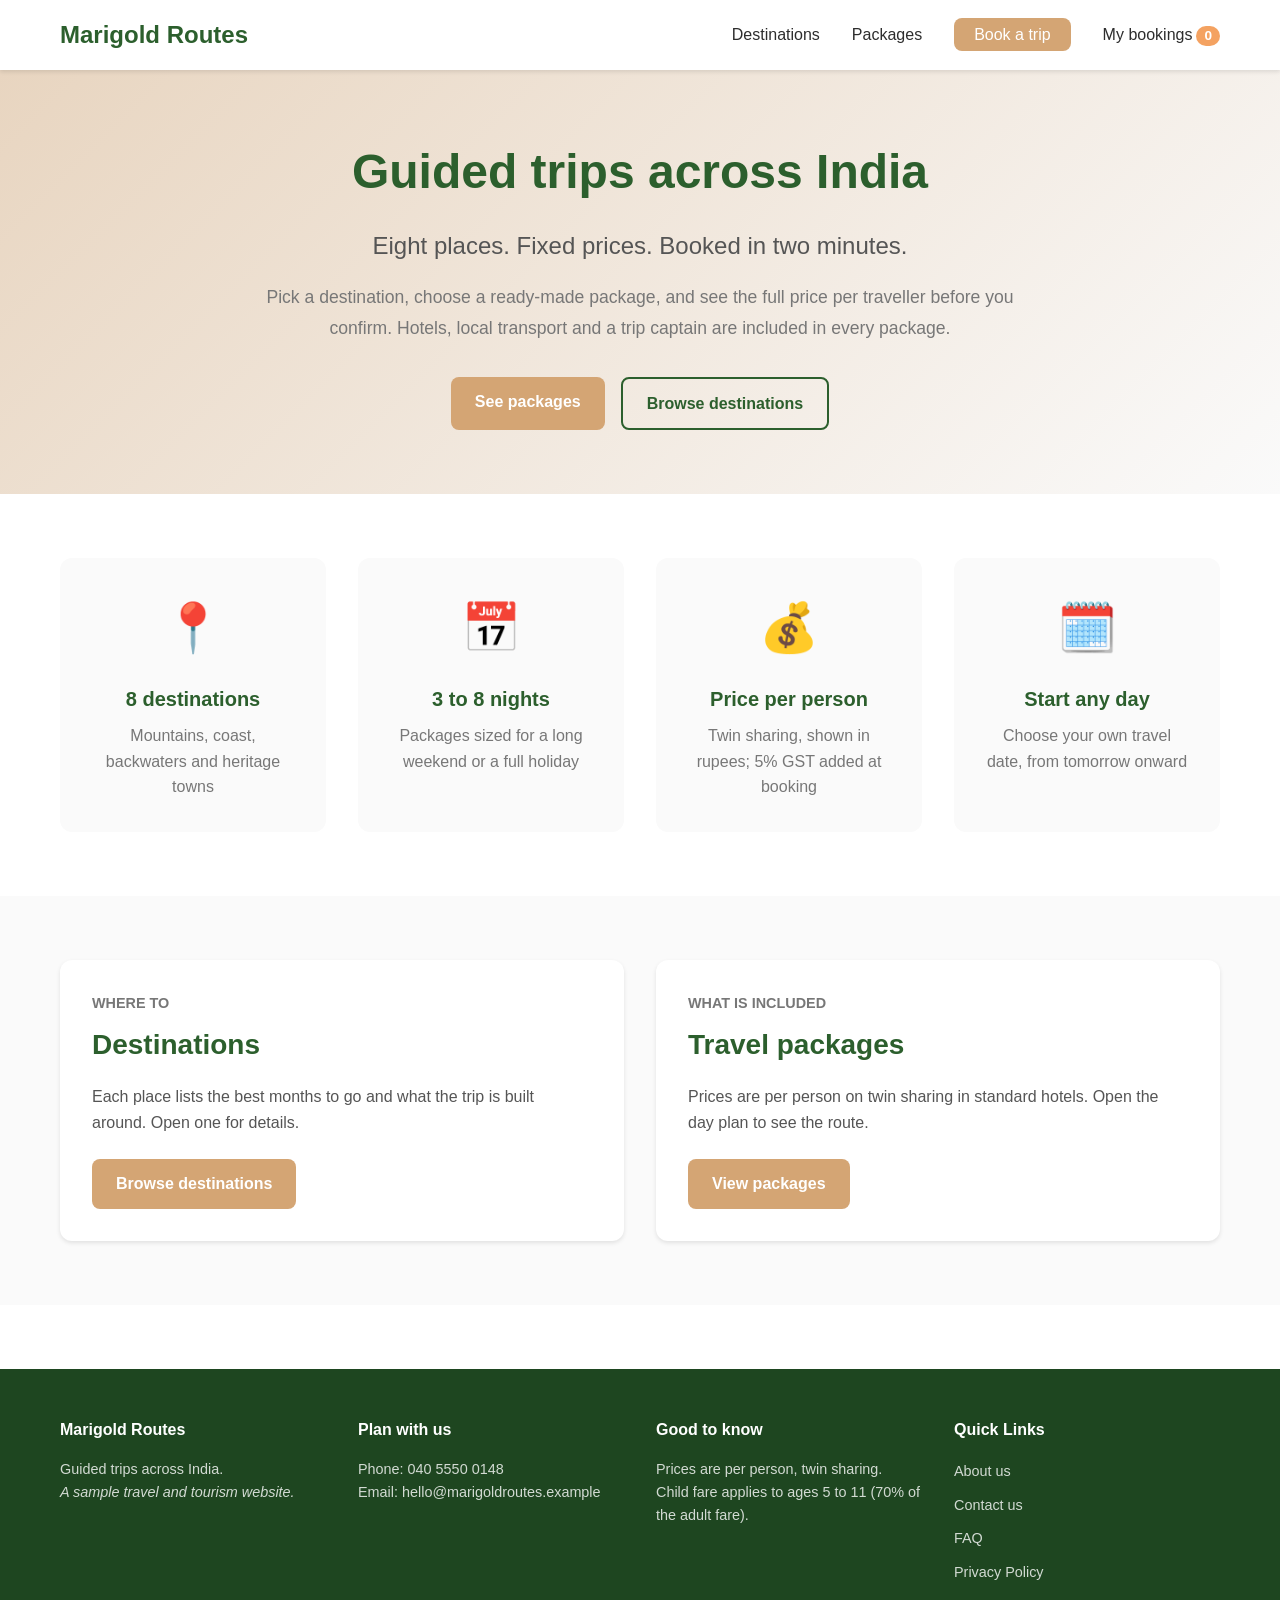
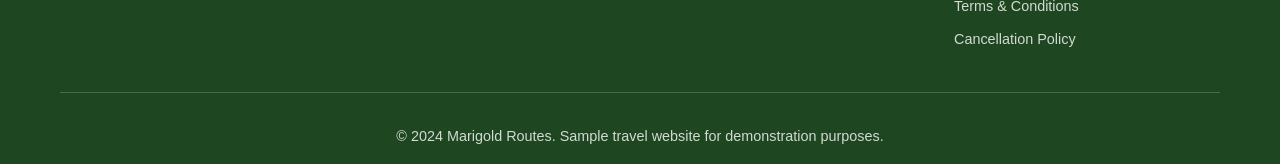
<file: frontend/index.html>
<!DOCTYPE html>
<html lang="en">
<head>
    <meta charset="UTF-8">
    <meta name="viewport" content="width=device-width, initial-scale=1.0">
    <meta name="description" content="Marigold Routes - Guided trips across India. Eight destinations, fixed prices, booked in two minutes.">
    <title>Marigold Routes - Guided trips across India</title>
    <link rel="stylesheet" href="assets/css/styles.css">
</head>
<body>
    <nav class="navbar">
        <div class="container">
            <div class="nav-brand">
                <a href="index.html">Marigold Routes</a>
            </div>
            <ul class="nav-menu">
                <li><a href="destinations.html">Destinations</a></li>
                <li><a href="packages.html">Packages</a></li>
                <li><a href="booking.html" class="btn-primary-nav">Book a trip</a></li>
                <li><a href="my-bookings.html">My bookings<span class="booking-count" id="bookingCount">0</span></a></li>
            </ul>
            <button class="nav-toggle" aria-label="Toggle navigation">
                <span></span>
                <span></span>
                <span></span>
            </button>
        </div>
    </nav>

    <main>
        <!-- Hero Section -->
        <section class="hero">
            <div class="container">
                <div class="hero-content">
                    <h1>Guided trips across India</h1>
                    <p class="hero-subtitle">Eight places. Fixed prices. Booked in two minutes.</p>
                    <p class="hero-description">Pick a destination, choose a ready-made package, and see the full price per traveller before you confirm. Hotels, local transport and a trip captain are included in every package.</p>
                    <div class="hero-buttons">
                        <a href="packages.html" class="btn btn-primary">See packages</a>
                        <a href="destinations.html" class="btn btn-secondary">Browse destinations</a>
                    </div>
                </div>
            </div>
        </section>

        <!-- Features Section -->
        <section class="features">
            <div class="container">
                <div class="feature-grid">
                    <div class="feature-card">
                        <div class="feature-icon">📍</div>
                        <h3>8 destinations</h3>
                        <p>Mountains, coast, backwaters and heritage towns</p>
                    </div>
                    <div class="feature-card">
                        <div class="feature-icon">📅</div>
                        <h3>3 to 8 nights</h3>
                        <p>Packages sized for a long weekend or a full holiday</p>
                    </div>
                    <div class="feature-card">
                        <div class="feature-icon">💰</div>
                        <h3>Price per person</h3>
                        <p>Twin sharing, shown in rupees; 5% GST added at booking</p>
                    </div>
                    <div class="feature-card">
                        <div class="feature-icon">🗓️</div>
                        <h3>Start any day</h3>
                        <p>Choose your own travel date, from tomorrow onward</p>
                    </div>
                </div>
            </div>
        </section>

        <!-- Quick Links Section -->
        <section class="quick-links">
            <div class="container">
                <div class="quick-link-card">
                    <h2>Where to</h2>
                    <h3>Destinations</h3>
                    <p>Each place lists the best months to go and what the trip is built around. Open one for details.</p>
                    <a href="destinations.html" class="btn btn-primary">Browse destinations</a>
                </div>
                <div class="quick-link-card">
                    <h2>What is included</h2>
                    <h3>Travel packages</h3>
                    <p>Prices are per person on twin sharing in standard hotels. Open the day plan to see the route.</p>
                    <a href="packages.html" class="btn btn-primary">View packages</a>
                </div>
            </div>
        </section>

        <!-- Loading Indicator -->
        <div id="loadingIndicator" class="loading-indicator hidden">
            <div class="spinner"></div>
            <p>Loading...</p>
        </div>
    </main>

    <footer class="footer">
        <div class="container">
            <div class="footer-grid">
                <div class="footer-section">
                    <h4>Marigold Routes</h4>
                    <p>Guided trips across India.</p>
                    <p class="footer-tagline">A sample travel and tourism website.</p>
                </div>
                <div class="footer-section">
                    <h4>Plan with us</h4>
                    <p>Phone: 040 5550 0148</p>
                    <p>Email: <a href="mailto:hello@marigoldroutes.example">hello@marigoldroutes.example</a></p>
                </div>
                <div class="footer-section">
                    <h4>Good to know</h4>
                    <p>Prices are per person, twin sharing.</p>
                    <p>Child fare applies to ages 5 to 11 (70% of the adult fare).</p>
                </div>
                <div class="footer-section">
                    <h4>Quick Links</h4>
                    <ul class="footer-links">
                        <li><a href="about.html">About us</a></li>
                        <li><a href="contact.html">Contact us</a></li>
                        <li><a href="faq.html">FAQ</a></li>
                        <li><a href="privacy.html">Privacy Policy</a></li>
                        <li><a href="terms.html">Terms & Conditions</a></li>
                        <li><a href="cancellation.html">Cancellation Policy</a></li>
                    </ul>
                </div>
            </div>
            <div class="footer-bottom">
                <p>&copy; 2024 Marigold Routes. Sample travel website for demonstration purposes.</p>
            </div>
        </div>
    </footer>

    <script src="assets/js/main.js"></script>
    <script src="assets/js/config.js"></script>
</body>
</html>
</file>
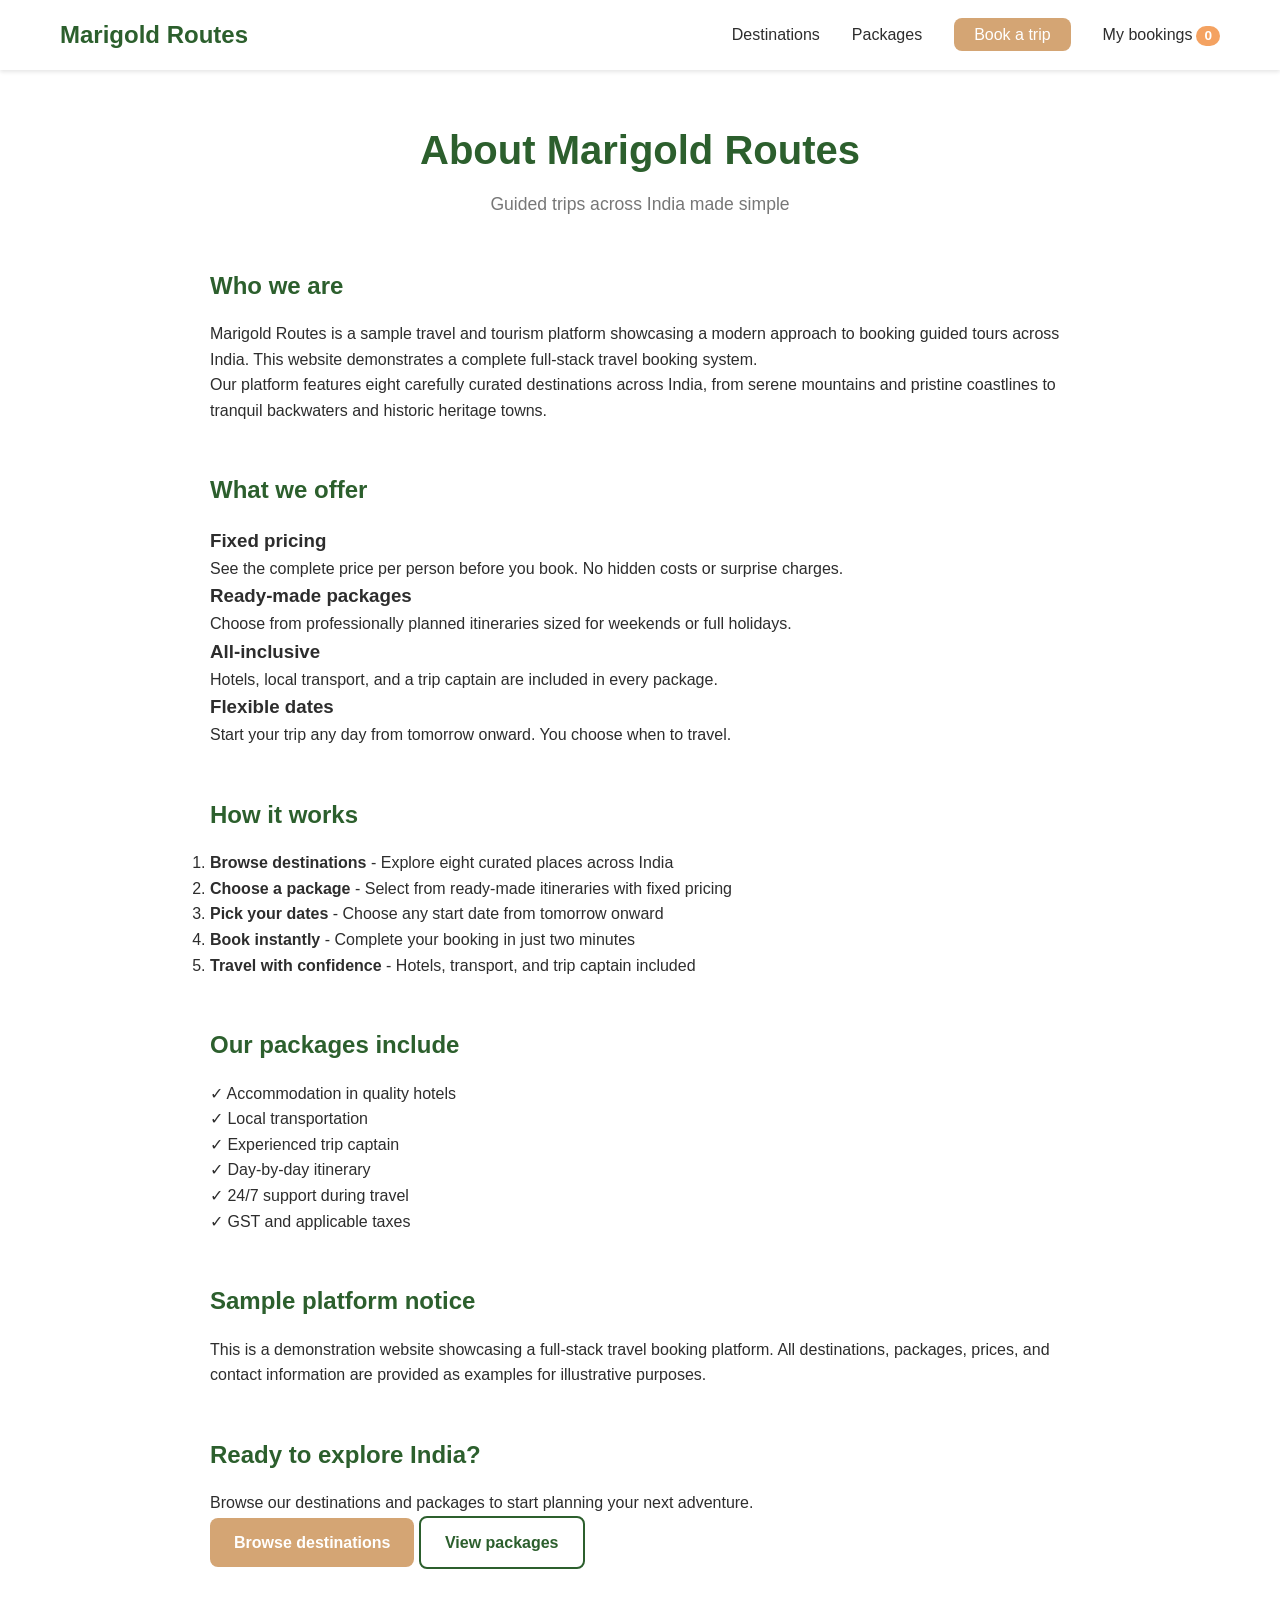
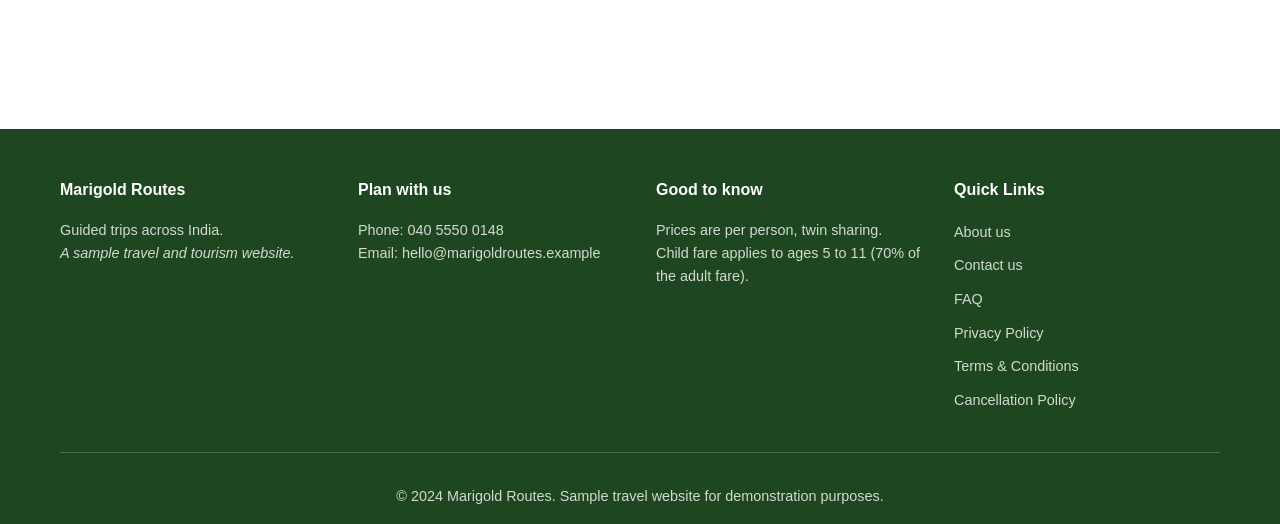
<file: frontend/about.html>
<!DOCTYPE html>
<html lang="en">
<head>
    <meta charset="UTF-8">
    <meta name="viewport" content="width=device-width, initial-scale=1.0">
    <meta name="description" content="Learn about Marigold Routes - Your trusted travel partner for guided trips across India">
    <title>About Us - Marigold Routes</title>
    <link rel="stylesheet" href="assets/css/styles.css">
</head>
<body>
    <nav class="navbar">
        <div class="container">
            <div class="nav-brand">
                <a href="index.html">Marigold Routes</a>
            </div>
            <ul class="nav-menu">
                <li><a href="destinations.html">Destinations</a></li>
                <li><a href="packages.html">Packages</a></li>
                <li><a href="booking.html" class="btn-primary-nav">Book a trip</a></li>
                <li><a href="my-bookings.html">My bookings<span class="booking-count" id="bookingCount">0</span></a></li>
            </ul>
            <button class="nav-toggle" aria-label="Toggle navigation">
                <span></span>
                <span></span>
                <span></span>
            </button>
        </div>
    </nav>

    <main class="page-content">
        <div class="container content-container">
            <header class="page-header">
                <h1>About Marigold Routes</h1>
                <p class="page-subtitle">Guided trips across India made simple</p>
            </header>

            <section class="content-section">
                <h2>Who we are</h2>
                <p>Marigold Routes is a sample travel and tourism platform showcasing a modern approach to booking guided tours across India. This website demonstrates a complete full-stack travel booking system.</p>
                <p>Our platform features eight carefully curated destinations across India, from serene mountains and pristine coastlines to tranquil backwaters and historic heritage towns.</p>
            </section>

            <section class="content-section">
                <h2>What we offer</h2>
                <div class="features-grid">
                    <div class="feature-box">
                        <h3>Fixed pricing</h3>
                        <p>See the complete price per person before you book. No hidden costs or surprise charges.</p>
                    </div>
                    <div class="feature-box">
                        <h3>Ready-made packages</h3>
                        <p>Choose from professionally planned itineraries sized for weekends or full holidays.</p>
                    </div>
                    <div class="feature-box">
                        <h3>All-inclusive</h3>
                        <p>Hotels, local transport, and a trip captain are included in every package.</p>
                    </div>
                    <div class="feature-box">
                        <h3>Flexible dates</h3>
                        <p>Start your trip any day from tomorrow onward. You choose when to travel.</p>
                    </div>
                </div>
            </section>

            <section class="content-section">
                <h2>How it works</h2>
                <ol class="process-list">
                    <li><strong>Browse destinations</strong> - Explore eight curated places across India</li>
                    <li><strong>Choose a package</strong> - Select from ready-made itineraries with fixed pricing</li>
                    <li><strong>Pick your dates</strong> - Choose any start date from tomorrow onward</li>
                    <li><strong>Book instantly</strong> - Complete your booking in just two minutes</li>
                    <li><strong>Travel with confidence</strong> - Hotels, transport, and trip captain included</li>
                </ol>
            </section>

            <section class="content-section">
                <h2>Our packages include</h2>
                <div class="included-grid">
                    <div class="included-item">✓ Accommodation in quality hotels</div>
                    <div class="included-item">✓ Local transportation</div>
                    <div class="included-item">✓ Experienced trip captain</div>
                    <div class="included-item">✓ Day-by-day itinerary</div>
                    <div class="included-item">✓ 24/7 support during travel</div>
                    <div class="included-item">✓ GST and applicable taxes</div>
                </div>
            </section>

            <section class="content-section">
                <h2>Sample platform notice</h2>
                <p class="notice">This is a demonstration website showcasing a full-stack travel booking platform. All destinations, packages, prices, and contact information are provided as examples for illustrative purposes.</p>
            </section>

            <section class="content-section cta-section">
                <h2>Ready to explore India?</h2>
                <p>Browse our destinations and packages to start planning your next adventure.</p>
                <div class="cta-buttons">
                    <a href="destinations.html" class="btn btn-primary">Browse destinations</a>
                    <a href="packages.html" class="btn btn-secondary">View packages</a>
                </div>
            </section>
        </div>
    </main>

    <footer class="footer">
        <div class="container">
            <div class="footer-grid">
                <div class="footer-section">
                    <h4>Marigold Routes</h4>
                    <p>Guided trips across India.</p>
                    <p class="footer-tagline">A sample travel and tourism website.</p>
                </div>
                <div class="footer-section">
                    <h4>Plan with us</h4>
                    <p>Phone: 040 5550 0148</p>
                    <p>Email: <a href="mailto:hello@marigoldroutes.example">hello@marigoldroutes.example</a></p>
                </div>
                <div class="footer-section">
                    <h4>Good to know</h4>
                    <p>Prices are per person, twin sharing.</p>
                    <p>Child fare applies to ages 5 to 11 (70% of the adult fare).</p>
                </div>
                <div class="footer-section">
                    <h4>Quick Links</h4>
                    <ul class="footer-links">
                        <li><a href="about.html">About us</a></li>
                        <li><a href="contact.html">Contact us</a></li>
                        <li><a href="faq.html">FAQ</a></li>
                        <li><a href="privacy.html">Privacy Policy</a></li>
                        <li><a href="terms.html">Terms & Conditions</a></li>
                        <li><a href="cancellation.html">Cancellation Policy</a></li>
                    </ul>
                </div>
            </div>
            <div class="footer-bottom">
                <p>&copy; 2024 Marigold Routes. Sample travel website for demonstration purposes.</p>
            </div>
        </div>
    </footer>

    <script src="assets/js/config.js"></script>
    <script src="assets/js/main.js"></script>
</body>
</html>
</file>
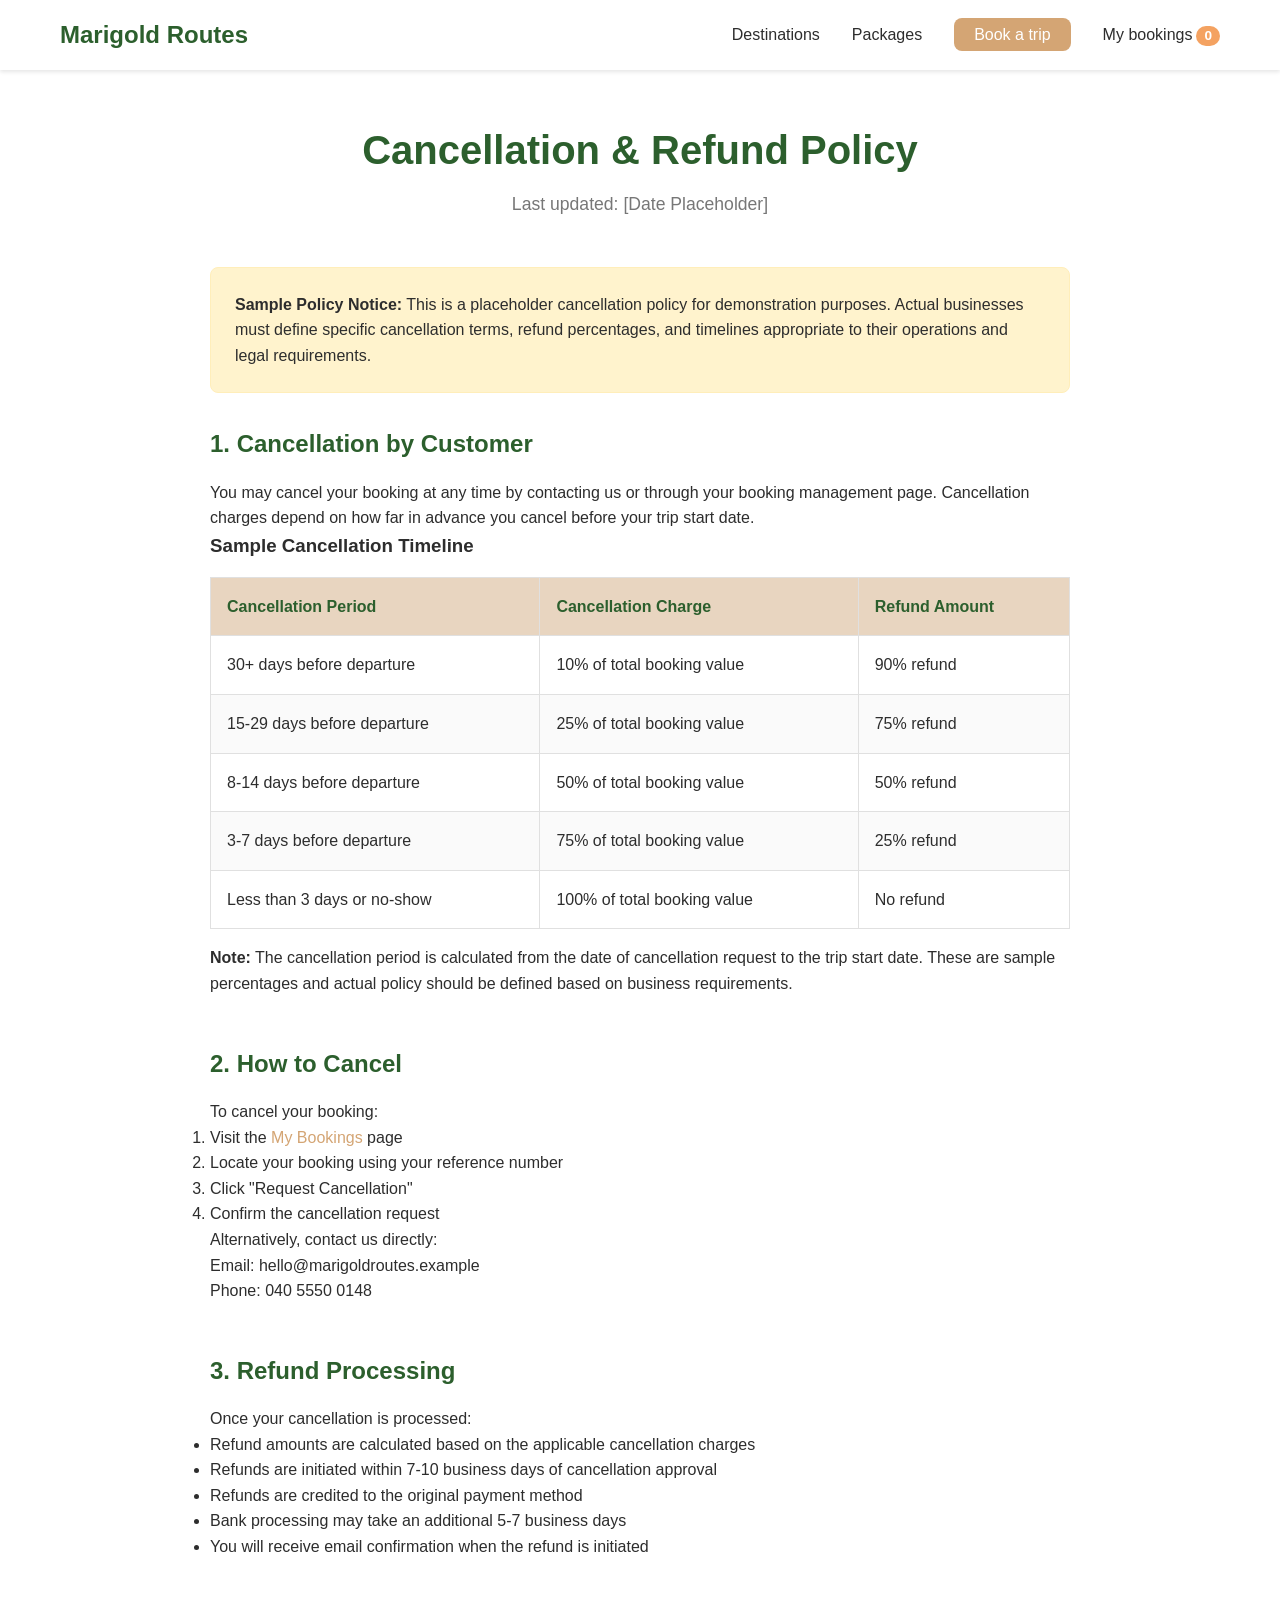
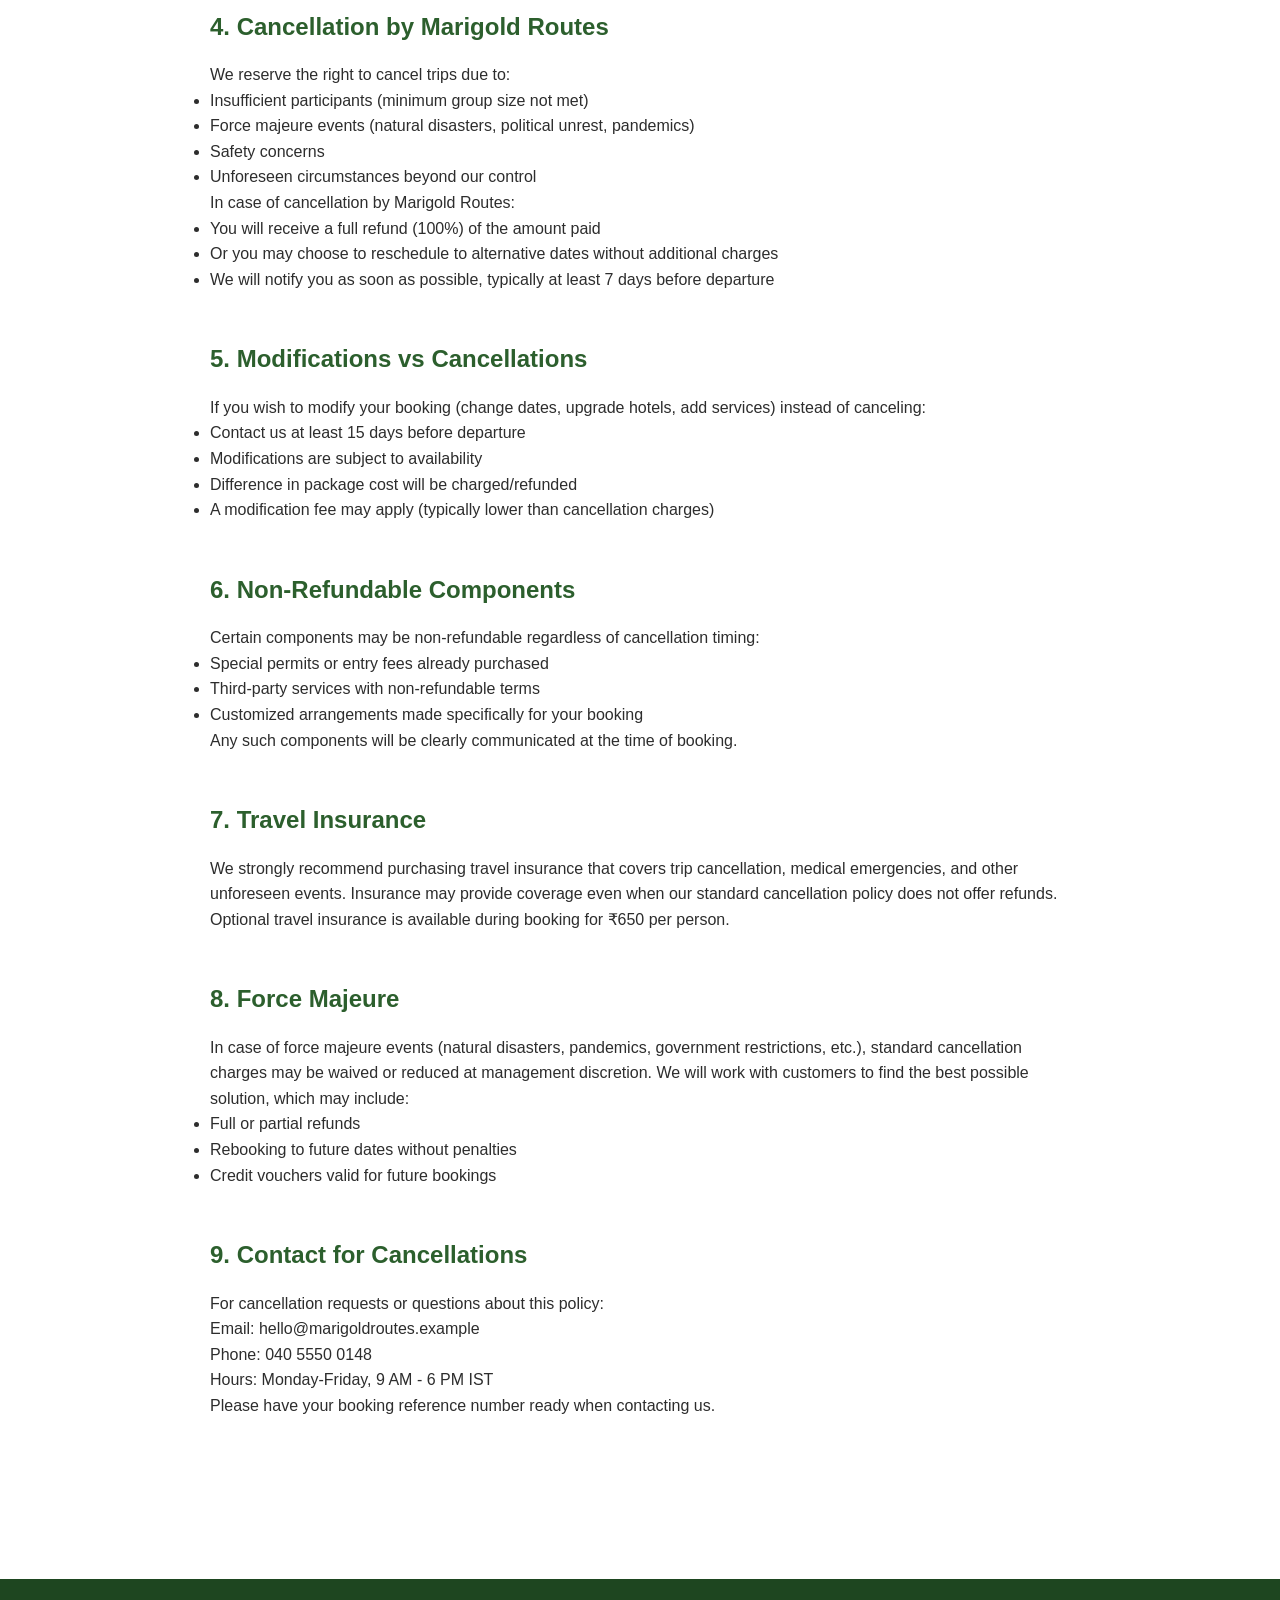
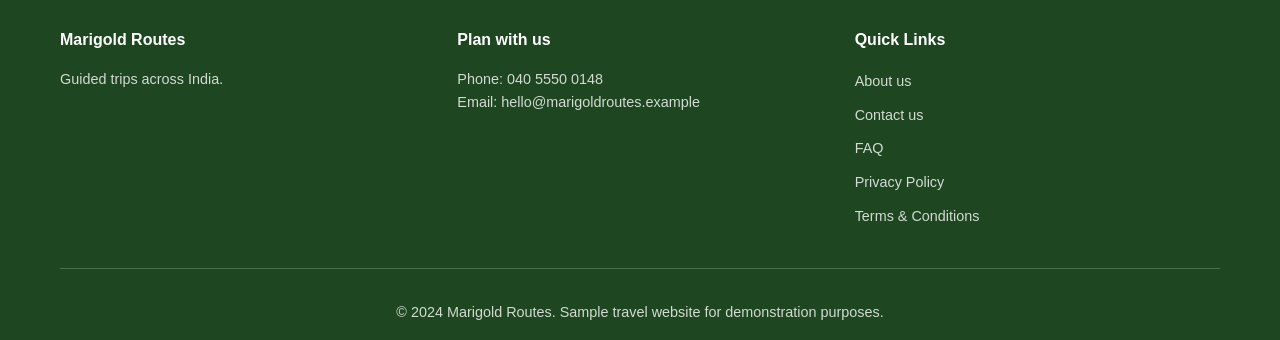
<file: frontend/cancellation.html>
<!DOCTYPE html>
<html lang="en">
<head>
    <meta charset="UTF-8">
    <meta name="viewport" content="width=device-width, initial-scale=1.0">
    <title>Cancellation & Refund Policy - Marigold Routes</title>
    <link rel="stylesheet" href="assets/css/styles.css">
</head>
<body>
    <nav class="navbar">
        <div class="container">
            <div class="nav-brand">
                <a href="index.html">Marigold Routes</a>
            </div>
            <ul class="nav-menu">
                <li><a href="destinations.html">Destinations</a></li>
                <li><a href="packages.html">Packages</a></li>
                <li><a href="booking.html" class="btn-primary-nav">Book a trip</a></li>
                <li><a href="my-bookings.html">My bookings<span class="booking-count" id="bookingCount">0</span></a></li>
            </ul>
            <button class="nav-toggle" aria-label="Toggle navigation">
                <span></span>
                <span></span>
                <span></span>
            </button>
        </div>
    </nav>

    <main class="page-content">
        <div class="container content-container policy-content">
            <header class="page-header">
                <h1>Cancellation & Refund Policy</h1>
                <p class="page-subtitle">Last updated: [Date Placeholder]</p>
            </header>

            <div class="notice-box">
                <p><strong>Sample Policy Notice:</strong> This is a placeholder cancellation policy for demonstration purposes. Actual businesses must define specific cancellation terms, refund percentages, and timelines appropriate to their operations and legal requirements.</p>
            </div>

            <section class="content-section">
                <h2>1. Cancellation by Customer</h2>
                <p>You may cancel your booking at any time by contacting us or through your booking management page. Cancellation charges depend on how far in advance you cancel before your trip start date.</p>

                <h3>Sample Cancellation Timeline</h3>
                <div class="table-responsive">
                    <table class="policy-table">
                        <thead>
                            <tr>
                                <th>Cancellation Period</th>
                                <th>Cancellation Charge</th>
                                <th>Refund Amount</th>
                            </tr>
                        </thead>
                        <tbody>
                            <tr>
                                <td>30+ days before departure</td>
                                <td>10% of total booking value</td>
                                <td>90% refund</td>
                            </tr>
                            <tr>
                                <td>15-29 days before departure</td>
                                <td>25% of total booking value</td>
                                <td>75% refund</td>
                            </tr>
                            <tr>
                                <td>8-14 days before departure</td>
                                <td>50% of total booking value</td>
                                <td>50% refund</td>
                            </tr>
                            <tr>
                                <td>3-7 days before departure</td>
                                <td>75% of total booking value</td>
                                <td>25% refund</td>
                            </tr>
                            <tr>
                                <td>Less than 3 days or no-show</td>
                                <td>100% of total booking value</td>
                                <td>No refund</td>
                            </tr>
                        </tbody>
                    </table>
                </div>

                <p class="policy-note"><strong>Note:</strong> The cancellation period is calculated from the date of cancellation request to the trip start date. These are sample percentages and actual policy should be defined based on business requirements.</p>
            </section>

            <section class="content-section">
                <h2>2. How to Cancel</h2>
                <p>To cancel your booking:</p>
                <ol>
                    <li>Visit the <a href="my-bookings.html">My Bookings</a> page</li>
                    <li>Locate your booking using your reference number</li>
                    <li>Click "Request Cancellation"</li>
                    <li>Confirm the cancellation request</li>
                </ol>
                <p>Alternatively, contact us directly:</p>
                <p>Email: hello@marigoldroutes.example<br>
                Phone: 040 5550 0148</p>
            </section>

            <section class="content-section">
                <h2>3. Refund Processing</h2>
                <p>Once your cancellation is processed:</p>
                <ul>
                    <li>Refund amounts are calculated based on the applicable cancellation charges</li>
                    <li>Refunds are initiated within 7-10 business days of cancellation approval</li>
                    <li>Refunds are credited to the original payment method</li>
                    <li>Bank processing may take an additional 5-7 business days</li>
                    <li>You will receive email confirmation when the refund is initiated</li>
                </ul>
            </section>

            <section class="content-section">
                <h2>4. Cancellation by Marigold Routes</h2>
                <p>We reserve the right to cancel trips due to:</p>
                <ul>
                    <li>Insufficient participants (minimum group size not met)</li>
                    <li>Force majeure events (natural disasters, political unrest, pandemics)</li>
                    <li>Safety concerns</li>
                    <li>Unforeseen circumstances beyond our control</li>
                </ul>
                <p>In case of cancellation by Marigold Routes:</p>
                <ul>
                    <li>You will receive a full refund (100%) of the amount paid</li>
                    <li>Or you may choose to reschedule to alternative dates without additional charges</li>
                    <li>We will notify you as soon as possible, typically at least 7 days before departure</li>
                </ul>
            </section>

            <section class="content-section">
                <h2>5. Modifications vs Cancellations</h2>
                <p>If you wish to modify your booking (change dates, upgrade hotels, add services) instead of canceling:</p>
                <ul>
                    <li>Contact us at least 15 days before departure</li>
                    <li>Modifications are subject to availability</li>
                    <li>Difference in package cost will be charged/refunded</li>
                    <li>A modification fee may apply (typically lower than cancellation charges)</li>
                </ul>
            </section>

            <section class="content-section">
                <h2>6. Non-Refundable Components</h2>
                <p>Certain components may be non-refundable regardless of cancellation timing:</p>
                <ul>
                    <li>Special permits or entry fees already purchased</li>
                    <li>Third-party services with non-refundable terms</li>
                    <li>Customized arrangements made specifically for your booking</li>
                </ul>
                <p>Any such components will be clearly communicated at the time of booking.</p>
            </section>

            <section class="content-section">
                <h2>7. Travel Insurance</h2>
                <p>We strongly recommend purchasing travel insurance that covers trip cancellation, medical emergencies, and other unforeseen events. Insurance may provide coverage even when our standard cancellation policy does not offer refunds.</p>
                <p>Optional travel insurance is available during booking for ₹650 per person.</p>
            </section>

            <section class="content-section">
                <h2>8. Force Majeure</h2>
                <p>In case of force majeure events (natural disasters, pandemics, government restrictions, etc.), standard cancellation charges may be waived or reduced at management discretion. We will work with customers to find the best possible solution, which may include:</p>
                <ul>
                    <li>Full or partial refunds</li>
                    <li>Rebooking to future dates without penalties</li>
                    <li>Credit vouchers valid for future bookings</li>
                </ul>
            </section>

            <section class="content-section">
                <h2>9. Contact for Cancellations</h2>
                <p>For cancellation requests or questions about this policy:</p>
                <p>Email: hello@marigoldroutes.example<br>
                Phone: 040 5550 0148<br>
                Hours: Monday-Friday, 9 AM - 6 PM IST</p>
                <p>Please have your booking reference number ready when contacting us.</p>
            </section>
        </div>
    </main>

    <footer class="footer">
        <div class="container">
            <div class="footer-grid">
                <div class="footer-section">
                    <h4>Marigold Routes</h4>
                    <p>Guided trips across India.</p>
                </div>
                <div class="footer-section">
                    <h4>Plan with us</h4>
                    <p>Phone: 040 5550 0148</p>
                    <p>Email: <a href="mailto:hello@marigoldroutes.example">hello@marigoldroutes.example</a></p>
                </div>
                <div class="footer-section">
                    <h4>Quick Links</h4>
                    <ul class="footer-links">
                        <li><a href="about.html">About us</a></li>
                        <li><a href="contact.html">Contact us</a></li>
                        <li><a href="faq.html">FAQ</a></li>
                        <li><a href="privacy.html">Privacy Policy</a></li>
                        <li><a href="terms.html">Terms & Conditions</a></li>
                    </ul>
                </div>
            </div>
            <div class="footer-bottom">
                <p>&copy; 2024 Marigold Routes. Sample travel website for demonstration purposes.</p>
            </div>
        </div>
    </footer>

    <script src="assets/js/config.js"></script>
    <script src="assets/js/main.js"></script>
</body>
</html>
</file>
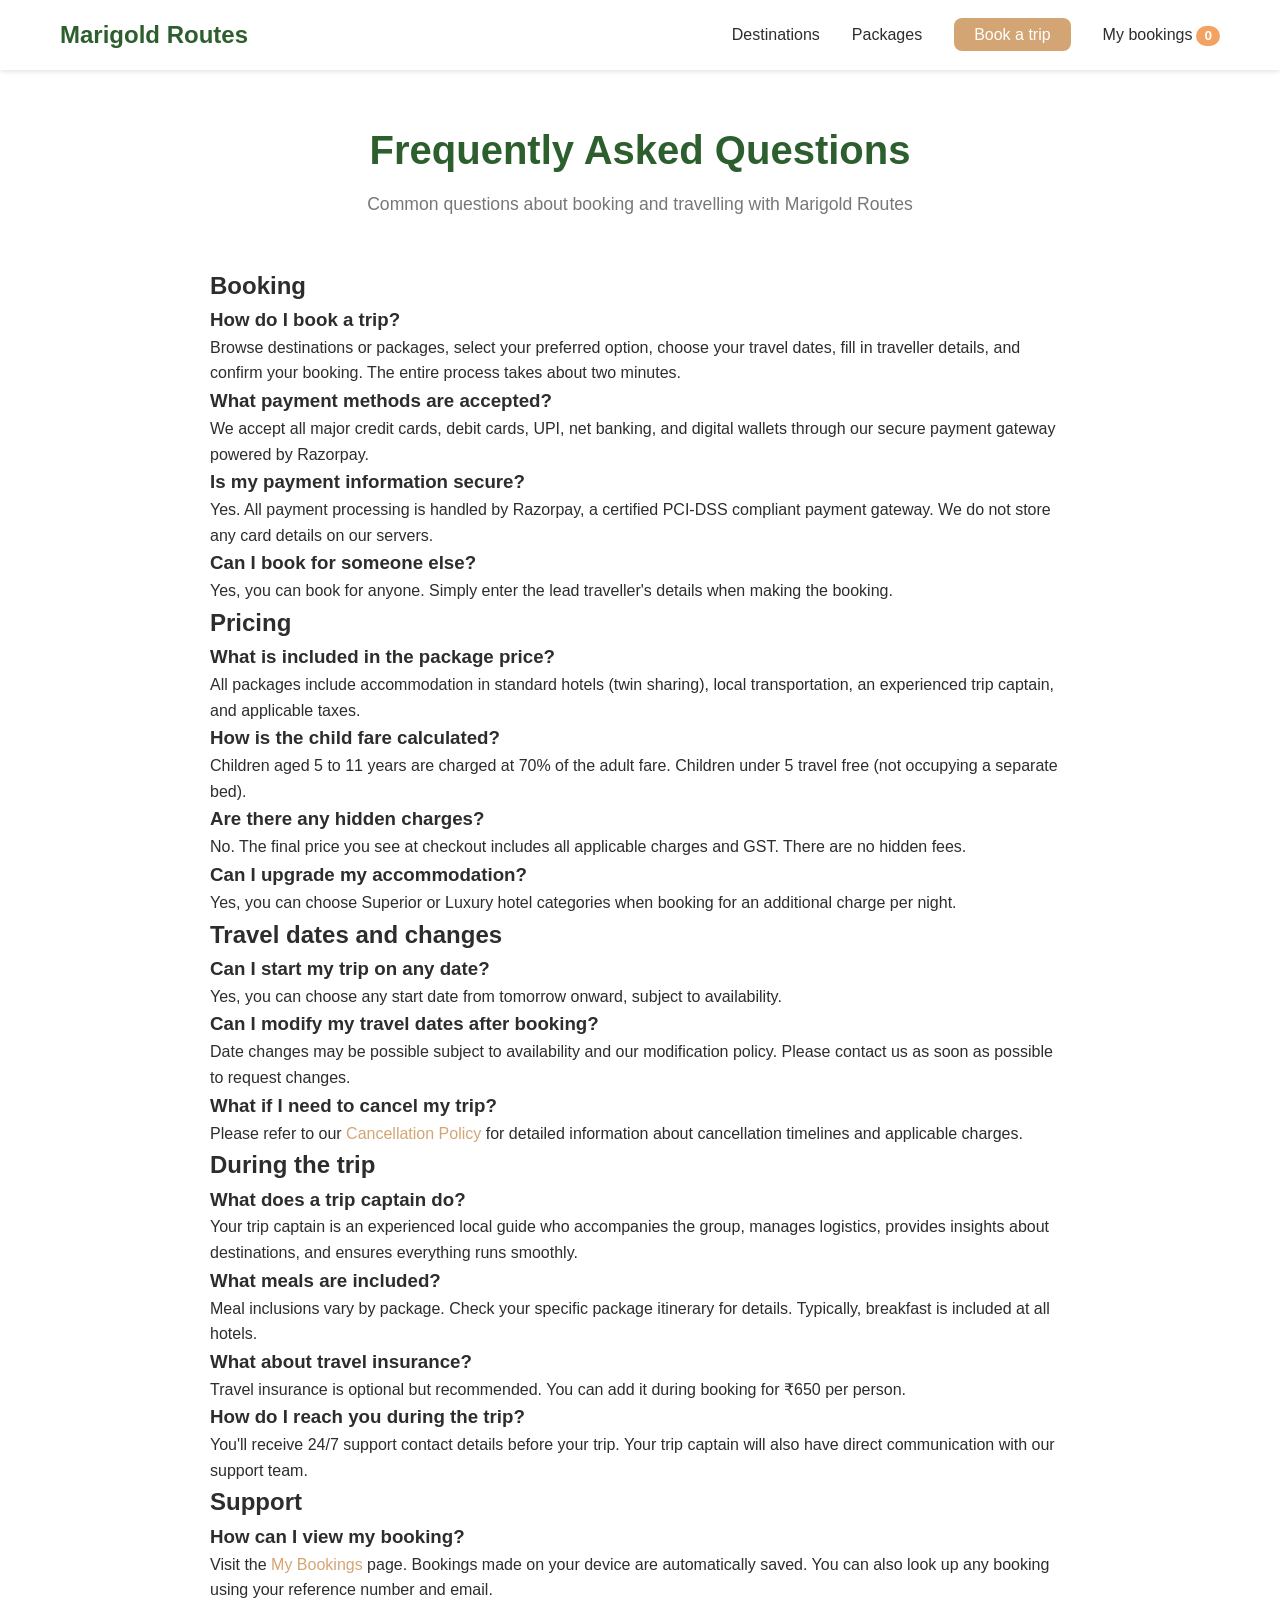
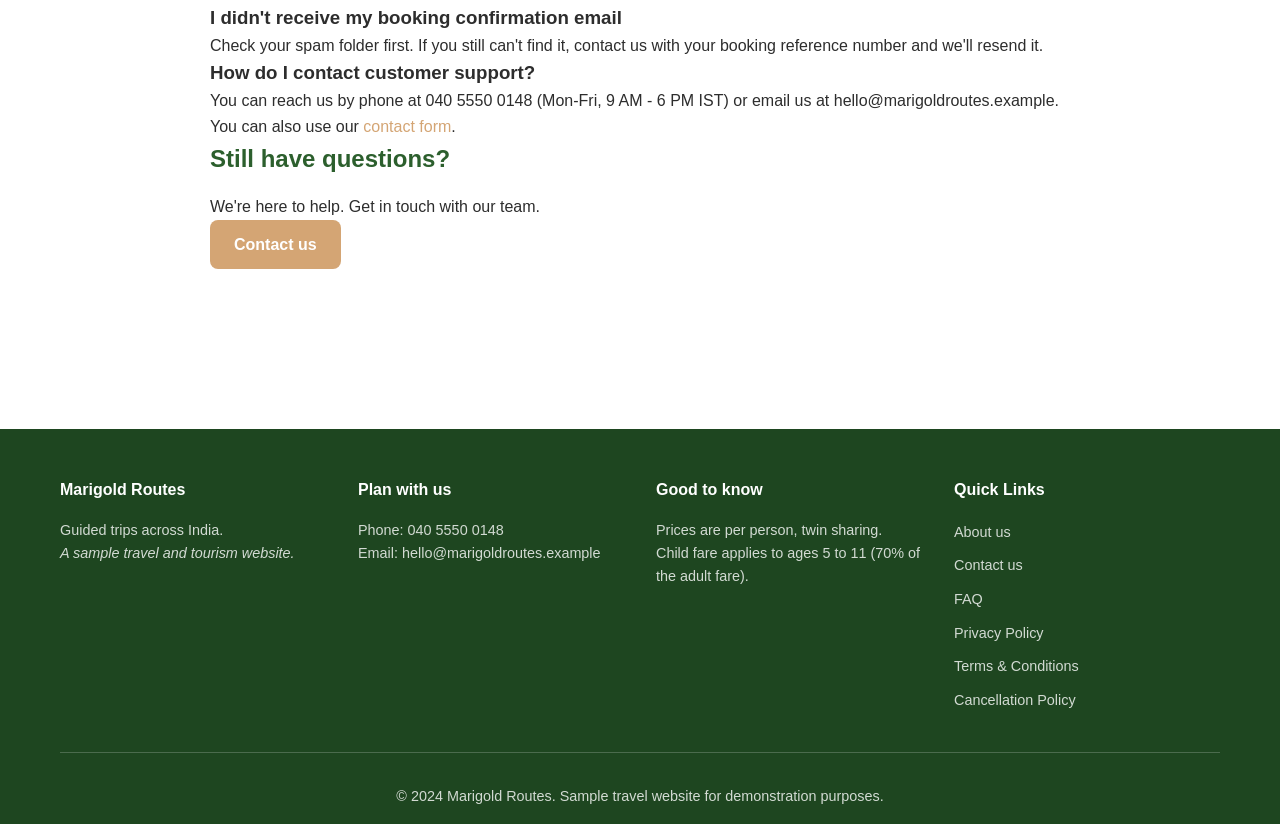
<file: frontend/faq.html>
<!DOCTYPE html>
<html lang="en">
<head>
    <meta charset="UTF-8">
    <meta name="viewport" content="width=device-width, initial-scale=1.0">
    <meta name="description" content="Frequently asked questions about Marigold Routes travel packages">
    <title>FAQ - Marigold Routes</title>
    <link rel="stylesheet" href="assets/css/styles.css">
</head>
<body>
    <nav class="navbar">
        <div class="container">
            <div class="nav-brand">
                <a href="index.html">Marigold Routes</a>
            </div>
            <ul class="nav-menu">
                <li><a href="destinations.html">Destinations</a></li>
                <li><a href="packages.html">Packages</a></li>
                <li><a href="booking.html" class="btn-primary-nav">Book a trip</a></li>
                <li><a href="my-bookings.html">My bookings<span class="booking-count" id="bookingCount">0</span></a></li>
            </ul>
            <button class="nav-toggle" aria-label="Toggle navigation">
                <span></span>
                <span></span>
                <span></span>
            </button>
        </div>
    </nav>

    <main class="page-content">
        <div class="container content-container">
            <header class="page-header">
                <h1>Frequently Asked Questions</h1>
                <p class="page-subtitle">Common questions about booking and travelling with Marigold Routes</p>
            </header>

            <div class="faq-container">
                <section class="faq-section">
                    <h2>Booking</h2>
                    
                    <div class="faq-item">
                        <h3>How do I book a trip?</h3>
                        <p>Browse destinations or packages, select your preferred option, choose your travel dates, fill in traveller details, and confirm your booking. The entire process takes about two minutes.</p>
                    </div>

                    <div class="faq-item">
                        <h3>What payment methods are accepted?</h3>
                        <p>We accept all major credit cards, debit cards, UPI, net banking, and digital wallets through our secure payment gateway powered by Razorpay.</p>
                    </div>

                    <div class="faq-item">
                        <h3>Is my payment information secure?</h3>
                        <p>Yes. All payment processing is handled by Razorpay, a certified PCI-DSS compliant payment gateway. We do not store any card details on our servers.</p>
                    </div>

                    <div class="faq-item">
                        <h3>Can I book for someone else?</h3>
                        <p>Yes, you can book for anyone. Simply enter the lead traveller's details when making the booking.</p>
                    </div>
                </section>

                <section class="faq-section">
                    <h2>Pricing</h2>
                    
                    <div class="faq-item">
                        <h3>What is included in the package price?</h3>
                        <p>All packages include accommodation in standard hotels (twin sharing), local transportation, an experienced trip captain, and applicable taxes.</p>
                    </div>

                    <div class="faq-item">
                        <h3>How is the child fare calculated?</h3>
                        <p>Children aged 5 to 11 years are charged at 70% of the adult fare. Children under 5 travel free (not occupying a separate bed).</p>
                    </div>

                    <div class="faq-item">
                        <h3>Are there any hidden charges?</h3>
                        <p>No. The final price you see at checkout includes all applicable charges and GST. There are no hidden fees.</p>
                    </div>

                    <div class="faq-item">
                        <h3>Can I upgrade my accommodation?</h3>
                        <p>Yes, you can choose Superior or Luxury hotel categories when booking for an additional charge per night.</p>
                    </div>
                </section>

                <section class="faq-section">
                    <h2>Travel dates and changes</h2>
                    
                    <div class="faq-item">
                        <h3>Can I start my trip on any date?</h3>
                        <p>Yes, you can choose any start date from tomorrow onward, subject to availability.</p>
                    </div>

                    <div class="faq-item">
                        <h3>Can I modify my travel dates after booking?</h3>
                        <p>Date changes may be possible subject to availability and our modification policy. Please contact us as soon as possible to request changes.</p>
                    </div>

                    <div class="faq-item">
                        <h3>What if I need to cancel my trip?</h3>
                        <p>Please refer to our <a href="cancellation.html">Cancellation Policy</a> for detailed information about cancellation timelines and applicable charges.</p>
                    </div>
                </section>

                <section class="faq-section">
                    <h2>During the trip</h2>
                    
                    <div class="faq-item">
                        <h3>What does a trip captain do?</h3>
                        <p>Your trip captain is an experienced local guide who accompanies the group, manages logistics, provides insights about destinations, and ensures everything runs smoothly.</p>
                    </div>

                    <div class="faq-item">
                        <h3>What meals are included?</h3>
                        <p>Meal inclusions vary by package. Check your specific package itinerary for details. Typically, breakfast is included at all hotels.</p>
                    </div>

                    <div class="faq-item">
                        <h3>What about travel insurance?</h3>
                        <p>Travel insurance is optional but recommended. You can add it during booking for ₹650 per person.</p>
                    </div>

                    <div class="faq-item">
                        <h3>How do I reach you during the trip?</h3>
                        <p>You'll receive 24/7 support contact details before your trip. Your trip captain will also have direct communication with our support team.</p>
                    </div>
                </section>

                <section class="faq-section">
                    <h2>Support</h2>
                    
                    <div class="faq-item">
                        <h3>How can I view my booking?</h3>
                        <p>Visit the <a href="my-bookings.html">My Bookings</a> page. Bookings made on your device are automatically saved. You can also look up any booking using your reference number and email.</p>
                    </div>

                    <div class="faq-item">
                        <h3>I didn't receive my booking confirmation email</h3>
                        <p>Check your spam folder first. If you still can't find it, contact us with your booking reference number and we'll resend it.</p>
                    </div>

                    <div class="faq-item">
                        <h3>How do I contact customer support?</h3>
                        <p>You can reach us by phone at 040 5550 0148 (Mon-Fri, 9 AM - 6 PM IST) or email us at hello@marigoldroutes.example. You can also use our <a href="contact.html">contact form</a>.</p>
                    </div>
                </section>
            </div>

            <section class="content-section cta-section">
                <h2>Still have questions?</h2>
                <p>We're here to help. Get in touch with our team.</p>
                <a href="contact.html" class="btn btn-primary">Contact us</a>
            </section>
        </div>
    </main>

    <footer class="footer">
        <div class="container">
            <div class="footer-grid">
                <div class="footer-section">
                    <h4>Marigold Routes</h4>
                    <p>Guided trips across India.</p>
                    <p class="footer-tagline">A sample travel and tourism website.</p>
                </div>
                <div class="footer-section">
                    <h4>Plan with us</h4>
                    <p>Phone: 040 5550 0148</p>
                    <p>Email: <a href="mailto:hello@marigoldroutes.example">hello@marigoldroutes.example</a></p>
                </div>
                <div class="footer-section">
                    <h4>Good to know</h4>
                    <p>Prices are per person, twin sharing.</p>
                    <p>Child fare applies to ages 5 to 11 (70% of the adult fare).</p>
                </div>
                <div class="footer-section">
                    <h4>Quick Links</h4>
                    <ul class="footer-links">
                        <li><a href="about.html">About us</a></li>
                        <li><a href="contact.html">Contact us</a></li>
                        <li><a href="faq.html">FAQ</a></li>
                        <li><a href="privacy.html">Privacy Policy</a></li>
                        <li><a href="terms.html">Terms & Conditions</a></li>
                        <li><a href="cancellation.html">Cancellation Policy</a></li>
                    </ul>
                </div>
            </div>
            <div class="footer-bottom">
                <p>&copy; 2024 Marigold Routes. Sample travel website for demonstration purposes.</p>
            </div>
        </div>
    </footer>

    <script src="assets/js/config.js"></script>
    <script src="assets/js/main.js"></script>
</body>
</html>
</file>
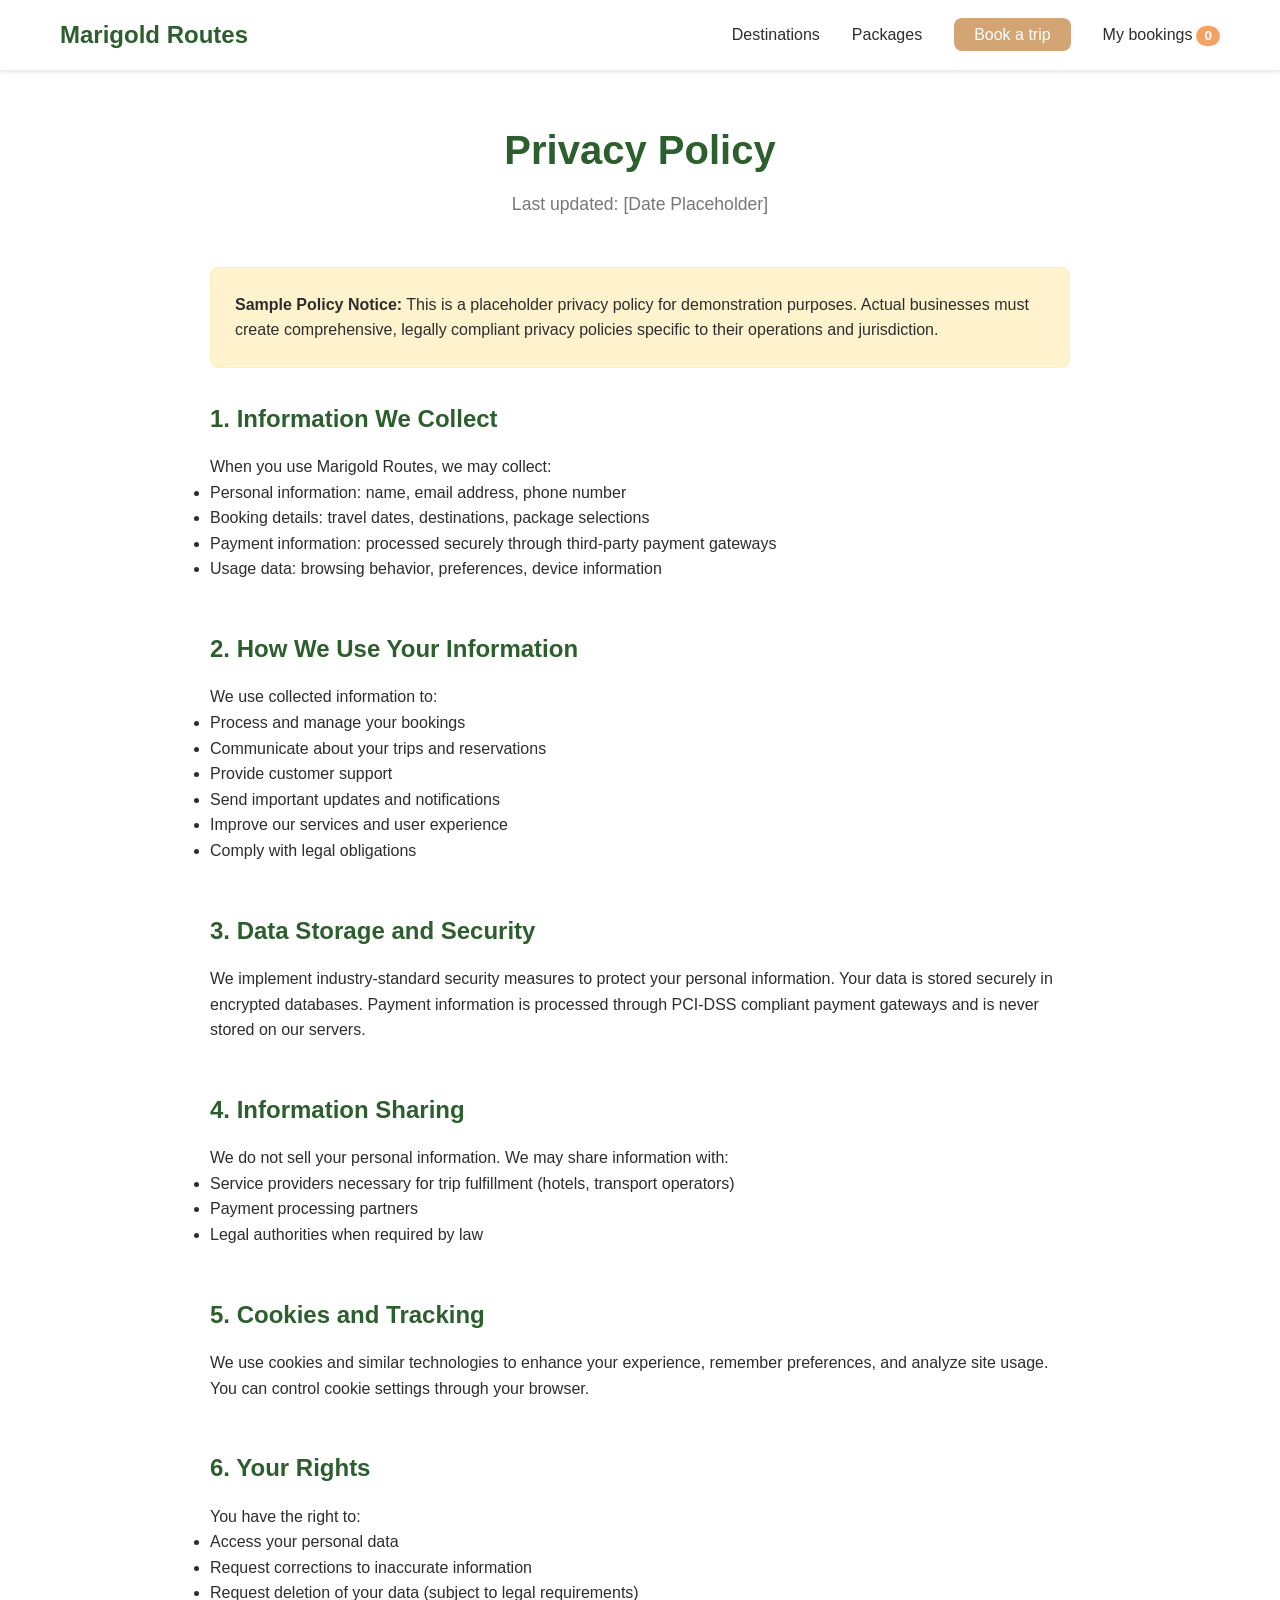
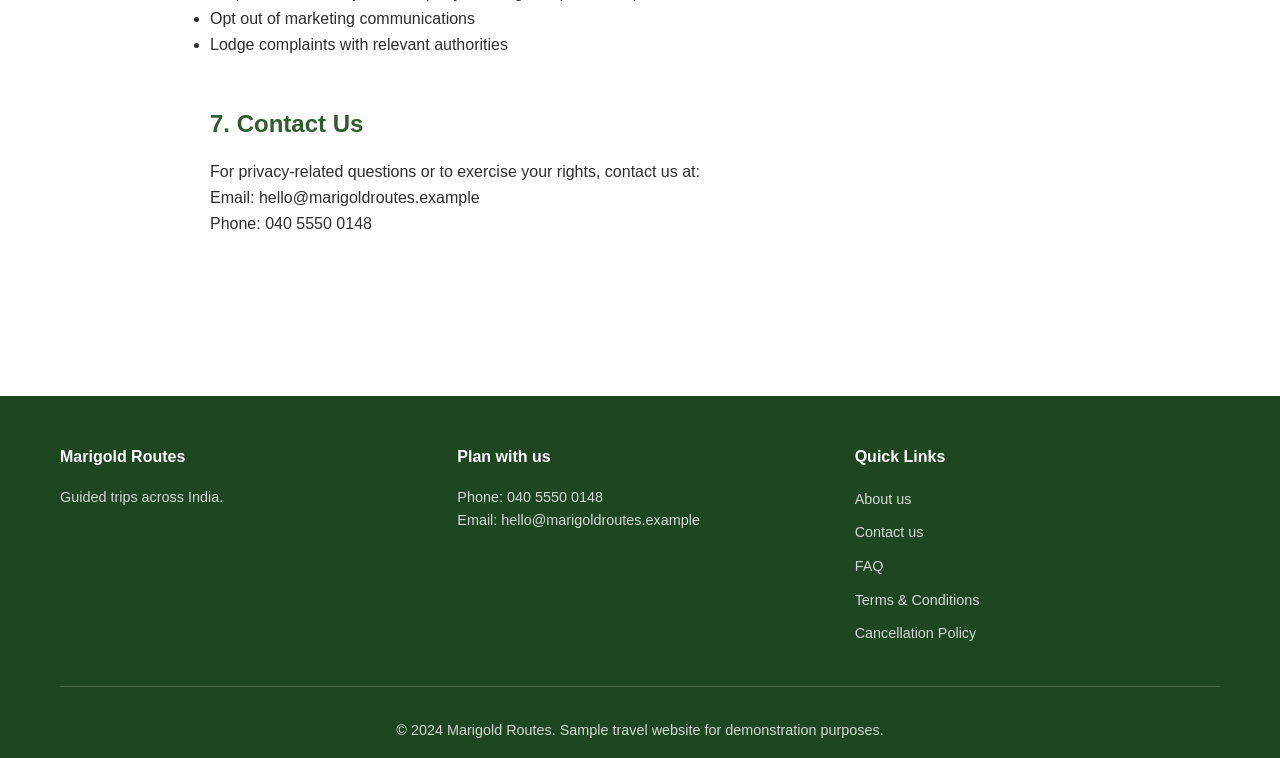
<file: frontend/privacy.html>
<!DOCTYPE html>
<html lang="en">
<head>
    <meta charset="UTF-8">
    <meta name="viewport" content="width=device-width, initial-scale=1.0">
    <title>Privacy Policy - Marigold Routes</title>
    <link rel="stylesheet" href="assets/css/styles.css">
</head>
<body>
    <nav class="navbar">
        <div class="container">
            <div class="nav-brand">
                <a href="index.html">Marigold Routes</a>
            </div>
            <ul class="nav-menu">
                <li><a href="destinations.html">Destinations</a></li>
                <li><a href="packages.html">Packages</a></li>
                <li><a href="booking.html" class="btn-primary-nav">Book a trip</a></li>
                <li><a href="my-bookings.html">My bookings<span class="booking-count" id="bookingCount">0</span></a></li>
            </ul>
            <button class="nav-toggle" aria-label="Toggle navigation">
                <span></span>
                <span></span>
                <span></span>
            </button>
        </div>
    </nav>

    <main class="page-content">
        <div class="container content-container policy-content">
            <header class="page-header">
                <h1>Privacy Policy</h1>
                <p class="page-subtitle">Last updated: [Date Placeholder]</p>
            </header>

            <div class="notice-box">
                <p><strong>Sample Policy Notice:</strong> This is a placeholder privacy policy for demonstration purposes. Actual businesses must create comprehensive, legally compliant privacy policies specific to their operations and jurisdiction.</p>
            </div>

            <section class="content-section">
                <h2>1. Information We Collect</h2>
                <p>When you use Marigold Routes, we may collect:</p>
                <ul>
                    <li>Personal information: name, email address, phone number</li>
                    <li>Booking details: travel dates, destinations, package selections</li>
                    <li>Payment information: processed securely through third-party payment gateways</li>
                    <li>Usage data: browsing behavior, preferences, device information</li>
                </ul>
            </section>

            <section class="content-section">
                <h2>2. How We Use Your Information</h2>
                <p>We use collected information to:</p>
                <ul>
                    <li>Process and manage your bookings</li>
                    <li>Communicate about your trips and reservations</li>
                    <li>Provide customer support</li>
                    <li>Send important updates and notifications</li>
                    <li>Improve our services and user experience</li>
                    <li>Comply with legal obligations</li>
                </ul>
            </section>

            <section class="content-section">
                <h2>3. Data Storage and Security</h2>
                <p>We implement industry-standard security measures to protect your personal information. Your data is stored securely in encrypted databases. Payment information is processed through PCI-DSS compliant payment gateways and is never stored on our servers.</p>
            </section>

            <section class="content-section">
                <h2>4. Information Sharing</h2>
                <p>We do not sell your personal information. We may share information with:</p>
                <ul>
                    <li>Service providers necessary for trip fulfillment (hotels, transport operators)</li>
                    <li>Payment processing partners</li>
                    <li>Legal authorities when required by law</li>
                </ul>
            </section>

            <section class="content-section">
                <h2>5. Cookies and Tracking</h2>
                <p>We use cookies and similar technologies to enhance your experience, remember preferences, and analyze site usage. You can control cookie settings through your browser.</p>
            </section>

            <section class="content-section">
                <h2>6. Your Rights</h2>
                <p>You have the right to:</p>
                <ul>
                    <li>Access your personal data</li>
                    <li>Request corrections to inaccurate information</li>
                    <li>Request deletion of your data (subject to legal requirements)</li>
                    <li>Opt out of marketing communications</li>
                    <li>Lodge complaints with relevant authorities</li>
                </ul>
            </section>

            <section class="content-section">
                <h2>7. Contact Us</h2>
                <p>For privacy-related questions or to exercise your rights, contact us at:</p>
                <p>Email: hello@marigoldroutes.example<br>
                Phone: 040 5550 0148</p>
            </section>
        </div>
    </main>

    <footer class="footer">
        <div class="container">
            <div class="footer-grid">
                <div class="footer-section">
                    <h4>Marigold Routes</h4>
                    <p>Guided trips across India.</p>
                </div>
                <div class="footer-section">
                    <h4>Plan with us</h4>
                    <p>Phone: 040 5550 0148</p>
                    <p>Email: <a href="mailto:hello@marigoldroutes.example">hello@marigoldroutes.example</a></p>
                </div>
                <div class="footer-section">
                    <h4>Quick Links</h4>
                    <ul class="footer-links">
                        <li><a href="about.html">About us</a></li>
                        <li><a href="contact.html">Contact us</a></li>
                        <li><a href="faq.html">FAQ</a></li>
                        <li><a href="terms.html">Terms & Conditions</a></li>
                        <li><a href="cancellation.html">Cancellation Policy</a></li>
                    </ul>
                </div>
            </div>
            <div class="footer-bottom">
                <p>&copy; 2024 Marigold Routes. Sample travel website for demonstration purposes.</p>
            </div>
        </div>
    </footer>

    <script src="assets/js/config.js"></script>
    <script src="assets/js/main.js"></script>
</body>
</html>
</file>
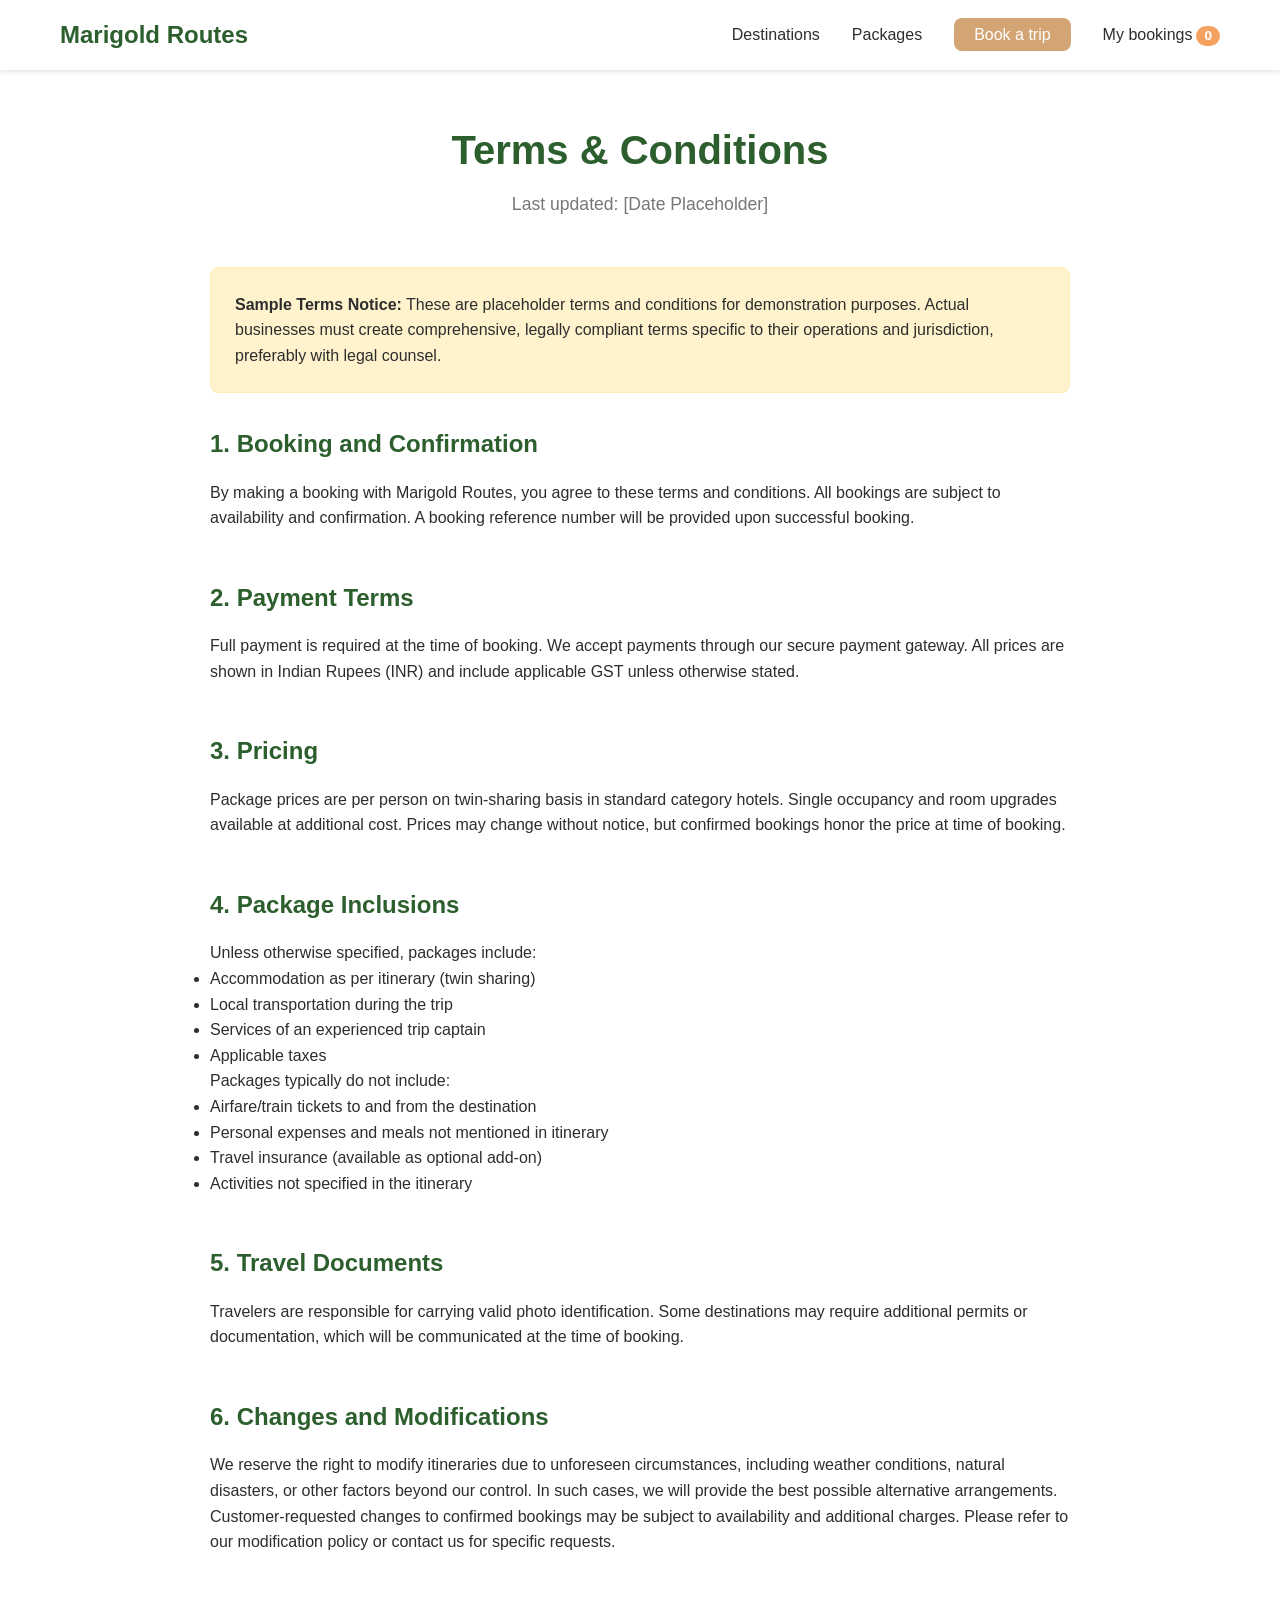
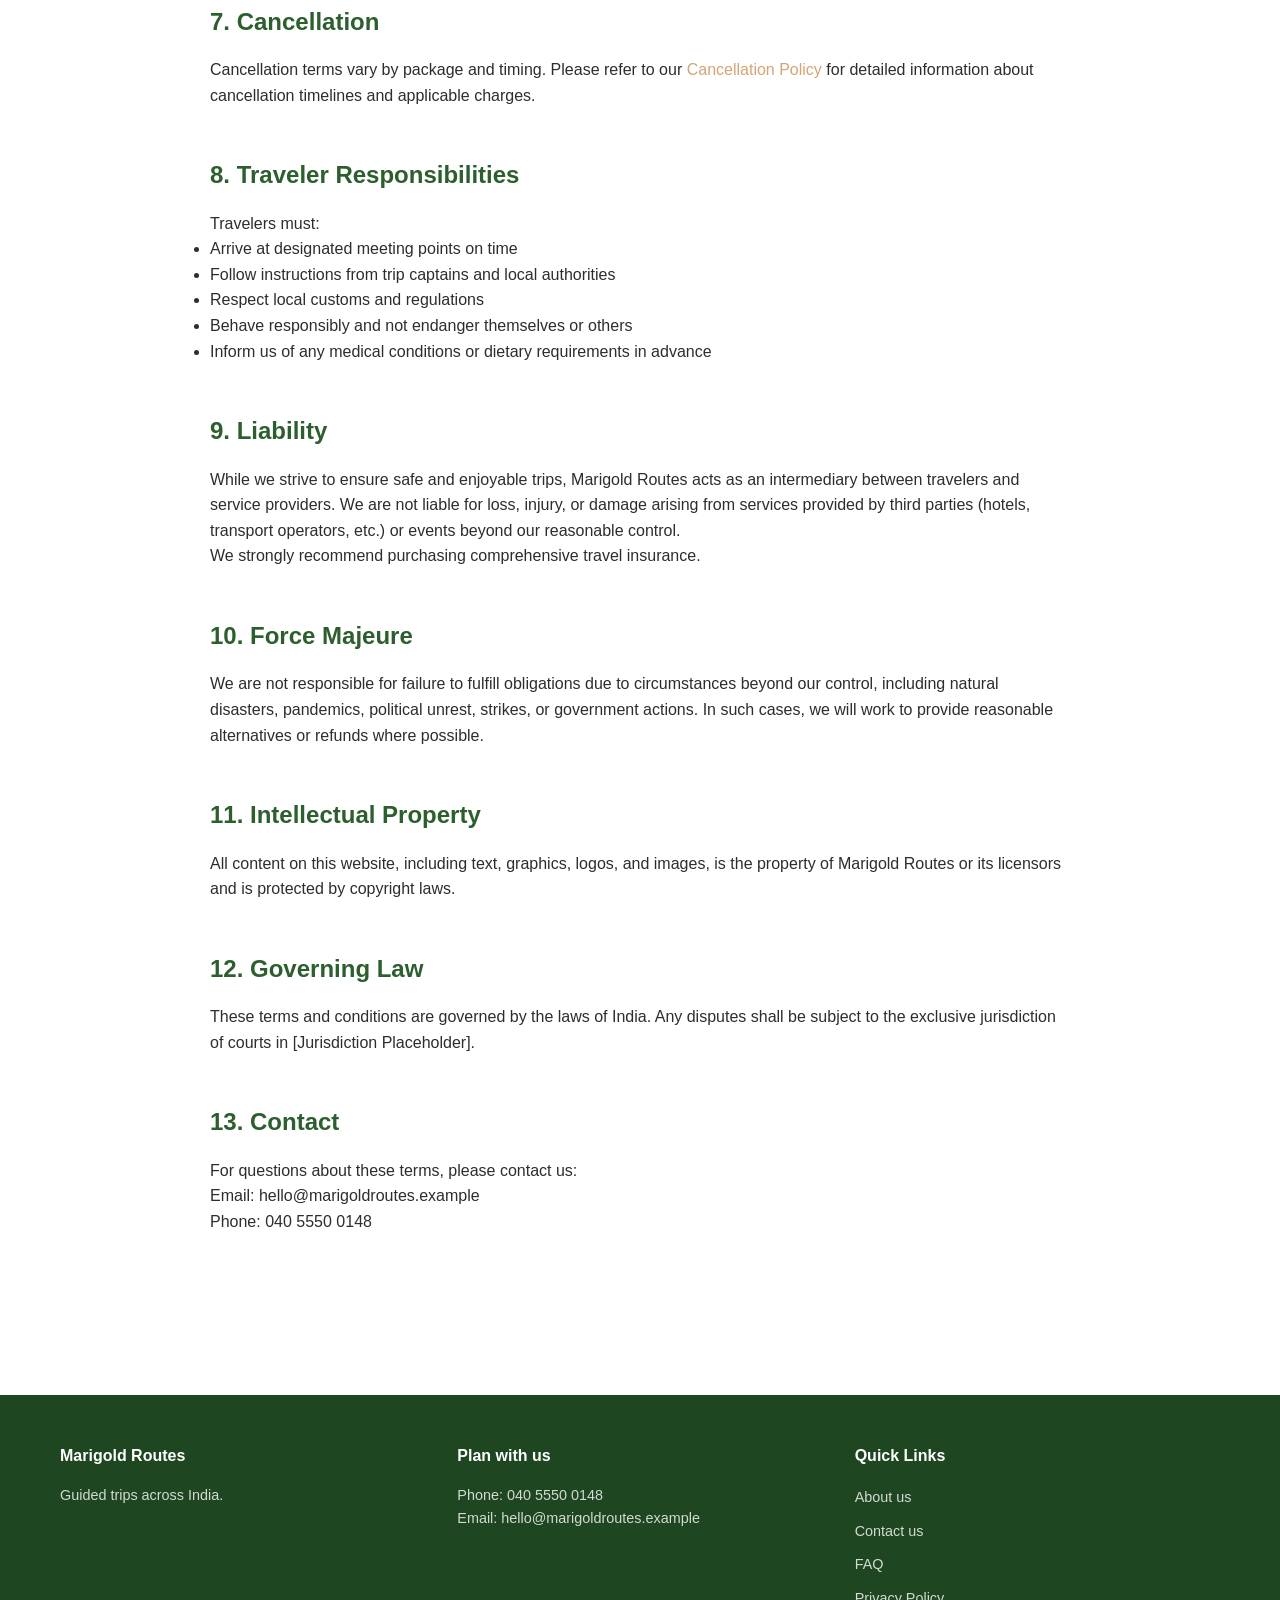
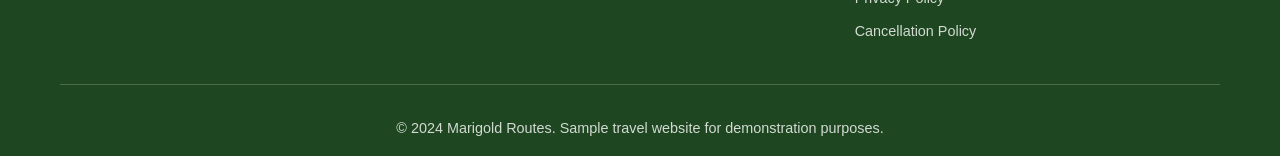
<file: frontend/terms.html>
<!DOCTYPE html>
<html lang="en">
<head>
    <meta charset="UTF-8">
    <meta name="viewport" content="width=device-width, initial-scale=1.0">
    <title>Terms & Conditions - Marigold Routes</title>
    <link rel="stylesheet" href="assets/css/styles.css">
</head>
<body>
    <nav class="navbar">
        <div class="container">
            <div class="nav-brand">
                <a href="index.html">Marigold Routes</a>
            </div>
            <ul class="nav-menu">
                <li><a href="destinations.html">Destinations</a></li>
                <li><a href="packages.html">Packages</a></li>
                <li><a href="booking.html" class="btn-primary-nav">Book a trip</a></li>
                <li><a href="my-bookings.html">My bookings<span class="booking-count" id="bookingCount">0</span></a></li>
            </ul>
            <button class="nav-toggle" aria-label="Toggle navigation">
                <span></span>
                <span></span>
                <span></span>
            </button>
        </div>
    </nav>

    <main class="page-content">
        <div class="container content-container policy-content">
            <header class="page-header">
                <h1>Terms & Conditions</h1>
                <p class="page-subtitle">Last updated: [Date Placeholder]</p>
            </header>

            <div class="notice-box">
                <p><strong>Sample Terms Notice:</strong> These are placeholder terms and conditions for demonstration purposes. Actual businesses must create comprehensive, legally compliant terms specific to their operations and jurisdiction, preferably with legal counsel.</p>
            </div>

            <section class="content-section">
                <h2>1. Booking and Confirmation</h2>
                <p>By making a booking with Marigold Routes, you agree to these terms and conditions. All bookings are subject to availability and confirmation. A booking reference number will be provided upon successful booking.</p>
            </section>

            <section class="content-section">
                <h2>2. Payment Terms</h2>
                <p>Full payment is required at the time of booking. We accept payments through our secure payment gateway. All prices are shown in Indian Rupees (INR) and include applicable GST unless otherwise stated.</p>
            </section>

            <section class="content-section">
                <h2>3. Pricing</h2>
                <p>Package prices are per person on twin-sharing basis in standard category hotels. Single occupancy and room upgrades available at additional cost. Prices may change without notice, but confirmed bookings honor the price at time of booking.</p>
            </section>

            <section class="content-section">
                <h2>4. Package Inclusions</h2>
                <p>Unless otherwise specified, packages include:</p>
                <ul>
                    <li>Accommodation as per itinerary (twin sharing)</li>
                    <li>Local transportation during the trip</li>
                    <li>Services of an experienced trip captain</li>
                    <li>Applicable taxes</li>
                </ul>
                <p>Packages typically do not include:</p>
                <ul>
                    <li>Airfare/train tickets to and from the destination</li>
                    <li>Personal expenses and meals not mentioned in itinerary</li>
                    <li>Travel insurance (available as optional add-on)</li>
                    <li>Activities not specified in the itinerary</li>
                </ul>
            </section>

            <section class="content-section">
                <h2>5. Travel Documents</h2>
                <p>Travelers are responsible for carrying valid photo identification. Some destinations may require additional permits or documentation, which will be communicated at the time of booking.</p>
            </section>

            <section class="content-section">
                <h2>6. Changes and Modifications</h2>
                <p>We reserve the right to modify itineraries due to unforeseen circumstances, including weather conditions, natural disasters, or other factors beyond our control. In such cases, we will provide the best possible alternative arrangements.</p>
                <p>Customer-requested changes to confirmed bookings may be subject to availability and additional charges. Please refer to our modification policy or contact us for specific requests.</p>
            </section>

            <section class="content-section">
                <h2>7. Cancellation</h2>
                <p>Cancellation terms vary by package and timing. Please refer to our <a href="cancellation.html">Cancellation Policy</a> for detailed information about cancellation timelines and applicable charges.</p>
            </section>

            <section class="content-section">
                <h2>8. Traveler Responsibilities</h2>
                <p>Travelers must:</p>
                <ul>
                    <li>Arrive at designated meeting points on time</li>
                    <li>Follow instructions from trip captains and local authorities</li>
                    <li>Respect local customs and regulations</li>
                    <li>Behave responsibly and not endanger themselves or others</li>
                    <li>Inform us of any medical conditions or dietary requirements in advance</li>
                </ul>
            </section>

            <section class="content-section">
                <h2>9. Liability</h2>
                <p>While we strive to ensure safe and enjoyable trips, Marigold Routes acts as an intermediary between travelers and service providers. We are not liable for loss, injury, or damage arising from services provided by third parties (hotels, transport operators, etc.) or events beyond our reasonable control.</p>
                <p>We strongly recommend purchasing comprehensive travel insurance.</p>
            </section>

            <section class="content-section">
                <h2>10. Force Majeure</h2>
                <p>We are not responsible for failure to fulfill obligations due to circumstances beyond our control, including natural disasters, pandemics, political unrest, strikes, or government actions. In such cases, we will work to provide reasonable alternatives or refunds where possible.</p>
            </section>

            <section class="content-section">
                <h2>11. Intellectual Property</h2>
                <p>All content on this website, including text, graphics, logos, and images, is the property of Marigold Routes or its licensors and is protected by copyright laws.</p>
            </section>

            <section class="content-section">
                <h2>12. Governing Law</h2>
                <p>These terms and conditions are governed by the laws of India. Any disputes shall be subject to the exclusive jurisdiction of courts in [Jurisdiction Placeholder].</p>
            </section>

            <section class="content-section">
                <h2>13. Contact</h2>
                <p>For questions about these terms, please contact us:</p>
                <p>Email: hello@marigoldroutes.example<br>
                Phone: 040 5550 0148</p>
            </section>
        </div>
    </main>

    <footer class="footer">
        <div class="container">
            <div class="footer-grid">
                <div class="footer-section">
                    <h4>Marigold Routes</h4>
                    <p>Guided trips across India.</p>
                </div>
                <div class="footer-section">
                    <h4>Plan with us</h4>
                    <p>Phone: 040 5550 0148</p>
                    <p>Email: <a href="mailto:hello@marigoldroutes.example">hello@marigoldroutes.example</a></p>
                </div>
                <div class="footer-section">
                    <h4>Quick Links</h4>
                    <ul class="footer-links">
                        <li><a href="about.html">About us</a></li>
                        <li><a href="contact.html">Contact us</a></li>
                        <li><a href="faq.html">FAQ</a></li>
                        <li><a href="privacy.html">Privacy Policy</a></li>
                        <li><a href="cancellation.html">Cancellation Policy</a></li>
                    </ul>
                </div>
            </div>
            <div class="footer-bottom">
                <p>&copy; 2024 Marigold Routes. Sample travel website for demonstration purposes.</p>
            </div>
        </div>
    </footer>

    <script src="assets/js/config.js"></script>
    <script src="assets/js/main.js"></script>
</body>
</html>
</file>
<file: frontend/assets/css/styles.css>
/* ========================================
   Marigold Routes - Main Stylesheet
   ======================================== */

/* CSS Variables */
:root {
    --primary-color: #D4A574;
    --primary-dark: #B8935F;
    --primary-light: #E8D5C0;
    --secondary-color: #2C5F2D;
    --secondary-dark: #1E4620;
    --accent-color: #F4A261;
    --text-dark: #2D2D2D;
    --text-medium: #555555;
    --text-light: #777777;
    --border-color: #E0E0E0;
    --background-light: #FAFAFA;
    --background-white: #FFFFFF;
    --error-color: #E74C3C;
    --success-color: #27AE60;
    --warning-color: #F39C12;
    --shadow-sm: 0 2px 4px rgba(0, 0, 0, 0.1);
    --shadow-md: 0 4px 8px rgba(0, 0, 0, 0.12);
    --shadow-lg: 0 8px 16px rgba(0, 0, 0, 0.15);
    --radius-sm: 4px;
    --radius-md: 8px;
    --radius-lg: 12px;
    --transition: all 0.3s ease;
}

/* Reset and Base Styles */
* {
    margin: 0;
    padding: 0;
    box-sizing: border-box;
}

html {
    font-size: 16px;
    scroll-behavior: smooth;
}

body {
    font-family: 'Segoe UI', Tahoma, Geneva, Verdana, sans-serif;
    line-height: 1.6;
    color: var(--text-dark);
    background-color: var(--background-white);
}

img {
    max-width: 100%;
    height: auto;
    display: block;
}

a {
    color: var(--primary-color);
    text-decoration: none;
    transition: var(--transition);
}

a:hover {
    color: var(--primary-dark);
}

/* Container */
.container {
    max-width: 1200px;
    margin: 0 auto;
    padding: 0 20px;
}

/* Navbar */
.navbar {
    background-color: var(--background-white);
    box-shadow: var(--shadow-sm);
    position: sticky;
    top: 0;
    z-index: 1000;
}

.navbar .container {
    display: flex;
    justify-content: space-between;
    align-items: center;
    padding: 1rem 20px;
}

.nav-brand a {
    font-size: 1.5rem;
    font-weight: bold;
    color: var(--secondary-color);
}

.nav-menu {
    display: flex;
    list-style: none;
    gap: 2rem;
    align-items: center;
}

.nav-menu a {
    color: var(--text-dark);
    font-weight: 500;
}

.nav-menu a:hover,
.nav-menu a.active {
    color: var(--primary-color);
}

.btn-primary-nav {
    background-color: var(--primary-color);
    color: var(--background-white) !important;
    padding: 0.5rem 1.25rem;
    border-radius: var(--radius-md);
}

.btn-primary-nav:hover {
    background-color: var(--primary-dark);
}

.booking-count {
    background-color: var(--accent-color);
    color: var(--background-white);
    padding: 0.15rem 0.5rem;
    border-radius: 12px;
    font-size: 0.85rem;
    margin-left: 0.25rem;
    font-weight: bold;
}

.nav-toggle {
    display: none;
    flex-direction: column;
    background: none;
    border: none;
    cursor: pointer;
    padding: 0.5rem;
}

.nav-toggle span {
    width: 25px;
    height: 3px;
    background-color: var(--text-dark);
    margin: 3px 0;
    transition: var(--transition);
}

/* Hero Section */
.hero {
    background: linear-gradient(135deg, var(--primary-light) 0%, var(--background-light) 100%);
    padding: 4rem 0;
    text-align: center;
}

.hero-content {
    max-width: 800px;
    margin: 0 auto;
}

.hero h1 {
    font-size: 3rem;
    color: var(--secondary-color);
    margin-bottom: 1rem;
}

.hero-subtitle {
    font-size: 1.5rem;
    color: var(--text-medium);
    margin-bottom: 1rem;
}

.hero-description {
    font-size: 1.1rem;
    color: var(--text-light);
    margin-bottom: 2rem;
    line-height: 1.8;
}

.hero-buttons {
    display: flex;
    gap: 1rem;
    justify-content: center;
    flex-wrap: wrap;
}

/* Buttons */
.btn {
    display: inline-block;
    padding: 0.75rem 1.5rem;
    border-radius: var(--radius-md);
    font-weight: 600;
    text-align: center;
    transition: var(--transition);
    border: none;
    cursor: pointer;
    font-size: 1rem;
}

.btn-primary {
    background-color: var(--primary-color);
    color: var(--background-white);
}

.btn-primary:hover {
    background-color: var(--primary-dark);
    color: var(--background-white);
    transform: translateY(-2px);
    box-shadow: var(--shadow-md);
}

.btn-secondary {
    background-color: transparent;
    color: var(--secondary-color);
    border: 2px solid var(--secondary-color);
}

.btn-secondary:hover {
    background-color: var(--secondary-color);
    color: var(--background-white);
}

.btn-large {
    padding: 1rem 2rem;
    font-size: 1.1rem;
}

.btn-block {
    display: block;
    width: 100%;
}

.btn-danger {
    background-color: var(--error-color);
    color: var(--background-white);
}

.btn-danger:hover {
    background-color: #C0392B;
}

/* Features Section */
.features {
    padding: 4rem 0;
    background-color: var(--background-white);
}

.feature-grid {
    display: grid;
    grid-template-columns: repeat(auto-fit, minmax(250px, 1fr));
    gap: 2rem;
}

.feature-card {
    text-align: center;
    padding: 2rem;
    border-radius: var(--radius-lg);
    background-color: var(--background-light);
}

.feature-icon {
    font-size: 3rem;
    margin-bottom: 1rem;
}

.feature-card h3 {
    font-size: 1.25rem;
    color: var(--secondary-color);
    margin-bottom: 0.5rem;
}

.feature-card p {
    color: var(--text-light);
}

/* Quick Links Section */
.quick-links {
    padding: 4rem 0;
    background-color: var(--background-light);
}

.quick-links .container {
    display: grid;
    grid-template-columns: repeat(auto-fit, minmax(300px, 1fr));
    gap: 2rem;
}

.quick-link-card {
    background-color: var(--background-white);
    padding: 2rem;
    border-radius: var(--radius-lg);
    box-shadow: var(--shadow-sm);
}

.quick-link-card h2 {
    font-size: 0.9rem;
    color: var(--text-light);
    text-transform: uppercase;
    margin-bottom: 0.5rem;
}

.quick-link-card h3 {
    font-size: 1.75rem;
    color: var(--secondary-color);
    margin-bottom: 1rem;
}

.quick-link-card p {
    color: var(--text-medium);
    margin-bottom: 1.5rem;
}

/* Page Content */
.page-content {
    min-height: calc(100vh - 80px);
    padding: 3rem 0;
}

.page-header {
    text-align: center;
    margin-bottom: 3rem;
}

.page-header h1 {
    font-size: 2.5rem;
    color: var(--secondary-color);
    margin-bottom: 0.5rem;
}

.page-subtitle {
    font-size: 1.1rem;
    color: var(--text-light);
}

/* Filters */
.filters {
    display: flex;
    gap: 1rem;
    margin-bottom: 2rem;
    flex-wrap: wrap;
}

.filter-group {
    flex: 1;
    min-width: 200px;
}

.filter-select,
.search-input {
    width: 100%;
    padding: 0.75rem;
    border: 1px solid var(--border-color);
    border-radius: var(--radius-md);
    font-size: 1rem;
}

.filter-select:focus,
.search-input:focus {
    outline: none;
    border-color: var(--primary-color);
}

/* Grids */
.destinations-grid,
.packages-grid {
    display: grid;
    grid-template-columns: repeat(auto-fill, minmax(300px, 1fr));
    gap: 2rem;
}

.destination-card,
.package-card {
    background-color: var(--background-white);
    border-radius: var(--radius-lg);
    overflow: hidden;
    box-shadow: var(--shadow-sm);
    transition: var(--transition);
    cursor: pointer;
}

.destination-card:hover,
.package-card:hover {
    transform: translateY(-4px);
    box-shadow: var(--shadow-md);
}

.card-image {
    width: 100%;
    height: 200px;
    object-fit: cover;
}

.card-content {
    padding: 1.5rem;
}

.card-content h3 {
    font-size: 1.5rem;
    color: var(--secondary-color);
    margin-bottom: 0.5rem;
}

.card-tag {
    display: inline-block;
    padding: 0.25rem 0.75rem;
    background-color: var(--primary-light);
    color: var(--secondary-color);
    border-radius: var(--radius-sm);
    font-size: 0.85rem;
    margin-right: 0.5rem;
    margin-bottom: 0.5rem;
}

.card-description {
    color: var(--text-medium);
    margin: 1rem 0;
}

.card-price {
    font-size: 1.5rem;
    color: var(--primary-color);
    font-weight: bold;
}

.card-price-label {
    font-size: 0.9rem;
    color: var(--text-light);
    font-weight: normal;
}

/* Modal */
.modal {
    display: none;
    position: fixed;
    top: 0;
    left: 0;
    width: 100%;
    height: 100%;
    background-color: rgba(0, 0, 0, 0.7);
    z-index: 2000;
    overflow-y: auto;
}

.modal.show {
    display: flex;
    align-items: center;
    justify-content: center;
    padding: 2rem;
}

.modal-content {
    background-color: var(--background-white);
    border-radius: var(--radius-lg);
    padding: 2rem;
    max-width: 800px;
    width: 100%;
    position: relative;
    max-height: 90vh;
    overflow-y: auto;
}

.modal-close {
    position: absolute;
    top: 1rem;
    right: 1rem;
    background: none;
    border: none;
    font-size: 2rem;
    color: var(--text-medium);
    cursor: pointer;
}

.modal-close:hover {
    color: var(--text-dark);
}

/* Forms */
.form-section {
    background-color: var(--background-white);
    padding: 2rem;
    border-radius: var(--radius-lg);
    margin-bottom: 2rem;
    box-shadow: var(--shadow-sm);
}

.form-section h2 {
    color: var(--secondary-color);
    margin-bottom: 1.5rem;
}

.form-group {
    margin-bottom: 1.5rem;
}

.form-group label {
    display: block;
    margin-bottom: 0.5rem;
    color: var(--text-dark);
    font-weight: 500;
}

.required::after {
    content: " *";
    color: var(--error-color);
}

.form-control {
    width: 100%;
    padding: 0.75rem;
    border: 1px solid var(--border-color);
    border-radius: var(--radius-md);
    font-size: 1rem;
    font-family: inherit;
}

.form-control:focus {
    outline: none;
    border-color: var(--primary-color);
    box-shadow: 0 0 0 3px rgba(212, 165, 116, 0.1);
}

.form-row {
    display: grid;
    grid-template-columns: repeat(auto-fit, minmax(200px, 1fr));
    gap: 1rem;
}

.radio-group,
.checkbox-group {
    display: flex;
    flex-direction: column;
    gap: 0.75rem;
}

.radio-label,
.checkbox-label {
    display: flex;
    align-items: center;
    cursor: pointer;
}

.radio-label input,
.checkbox-label input {
    margin-right: 0.5rem;
}

.form-actions {
    display: flex;
    gap: 1rem;
    margin-top: 2rem;
}

.form-note {
    background-color: var(--background-light);
    padding: 1rem;
    border-radius: var(--radius-md);
    margin-top: 1rem;
    font-size: 0.9rem;
    color: var(--text-medium);
}

/* Booking Layout */
.booking-layout {
    display: grid;
    grid-template-columns: 2fr 1fr;
    gap: 2rem;
}

.price-summary {
    position: relative;
}

.price-summary-card {
    background-color: var(--background-white);
    padding: 2rem;
    border-radius: var(--radius-lg);
    box-shadow: var(--shadow-md);
}

.sticky {
    position: sticky;
    top: 100px;
}

.price-line {
    display: flex;
    justify-content: space-between;
    margin: 0.75rem 0;
}

.price-total {
    display: flex;
    justify-content: space-between;
    font-size: 1.5rem;
    font-weight: bold;
    color: var(--secondary-color);
    margin-top: 1rem;
}

.price-note {
    font-size: 0.85rem;
    color: var(--text-light);
    margin-top: 0.5rem;
}

.price-placeholder {
    text-align: center;
    color: var(--text-light);
    padding: 2rem 0;
}

/* Confirmation Modal */
.confirmation-modal {
    text-align: center;
    max-width: 500px;
}

.confirmation-icon {
    width: 80px;
    height: 80px;
    background-color: var(--success-color);
    color: var(--background-white);
    font-size: 3rem;
    border-radius: 50%;
    display: flex;
    align-items: center;
    justify-content: center;
    margin: 0 auto 1.5rem;
}

.reference-number {
    font-size: 1.5rem;
    font-weight: bold;
    color: var(--primary-color);
    padding: 1rem;
    background-color: var(--background-light);
    border-radius: var(--radius-md);
    margin: 1rem 0;
}

.confirmation-note {
    color: var(--text-medium);
    font-size: 0.9rem;
}

.confirmation-actions {
    display: flex;
    flex-direction: column;
    gap: 1rem;
    margin-top: 2rem;
}

/* Loading Indicator */
.loading-indicator {
    text-align: center;
    padding: 3rem;
}

.spinner {
    width: 50px;
    height: 50px;
    border: 4px solid var(--border-color);
    border-top-color: var(--primary-color);
    border-radius: 50%;
    animation: spin 1s linear infinite;
    margin: 0 auto 1rem;
}

@keyframes spin {
    to { transform: rotate(360deg); }
}

/* Empty State */
.empty-state {
    text-align: center;
    padding: 3rem;
    color: var(--text-light);
}

/* Messages */
.success-message,
.error-message {
    padding: 1rem;
    border-radius: var(--radius-md);
    margin: 1rem 0;
}

.success-message {
    background-color: #D4EDDA;
    color: #155724;
    border: 1px solid #C3E6CB;
}

.error-message {
    background-color: #F8D7DA;
    color: #721C24;
    border: 1px solid #F5C6CB;
}

/* Footer */
.footer {
    background-color: var(--secondary-dark);
    color: var(--background-white);
    padding: 3rem 0 1rem;
    margin-top: 4rem;
}

.footer-grid {
    display: grid;
    grid-template-columns: repeat(auto-fit, minmax(200px, 1fr));
    gap: 2rem;
    margin-bottom: 2rem;
}

.footer h4 {
    margin-bottom: 1rem;
}

.footer p,
.footer a {
    color: rgba(255, 255, 255, 0.8);
    font-size: 0.9rem;
}

.footer a:hover {
    color: var(--primary-light);
}

.footer-links {
    list-style: none;
}

.footer-links li {
    margin-bottom: 0.5rem;
}

.footer-tagline {
    font-style: italic;
}

.footer-bottom {
    text-align: center;
    padding-top: 2rem;
    border-top: 1px solid rgba(255, 255, 255, 0.2);
    font-size: 0.85rem;
}

/* Utility Classes */
.hidden {
    display: none !important;
}

.text-center {
    text-align: center;
}

/* Content Pages */
.content-container {
    max-width: 900px;
    margin: 0 auto;
}

.content-section {
    margin-bottom: 3rem;
}

.content-section h2 {
    color: var(--secondary-color);
    margin-bottom: 1rem;
}

.notice-box {
    background-color: #FFF3CD;
    border: 1px solid #FFEEBA;
    border-radius: var(--radius-md);
    padding: 1.5rem;
    margin-bottom: 2rem;
}

/* Policy Tables */
.table-responsive {
    overflow-x: auto;
}

.policy-table {
    width: 100%;
    border-collapse: collapse;
    margin: 1rem 0;
}

.policy-table th,
.policy-table td {
    padding: 1rem;
    text-align: left;
    border: 1px solid var(--border-color);
}

.policy-table th {
    background-color: var(--primary-light);
    color: var(--secondary-color);
    font-weight: 600;
}

.policy-table tbody tr:nth-child(even) {
    background-color: var(--background-light);
}

/* Responsive Design */
@media (max-width: 768px) {
    .nav-menu {
        display: none;
        position: absolute;
        top: 100%;
        left: 0;
        right: 0;
        background-color: var(--background-white);
        flex-direction: column;
        padding: 1rem;
        box-shadow: var(--shadow-md);
    }
    
    .nav-menu.active {
        display: flex;
    }
    
    .nav-toggle {
        display: flex;
    }
    
    .hero h1 {
        font-size: 2rem;
    }
    
    .hero-subtitle {
        font-size: 1.25rem;
    }
    
    .booking-layout {
        grid-template-columns: 1fr;
    }
    
    .price-summary-card {
        position: static;
    }
    
    .form-actions {
        flex-direction: column;
    }
}

@media (max-width: 480px) {
    .hero h1 {
        font-size: 1.75rem;
    }
    
    .btn {
        padding: 0.6rem 1rem;
        font-size: 0.9rem;
    }
}
</file>
